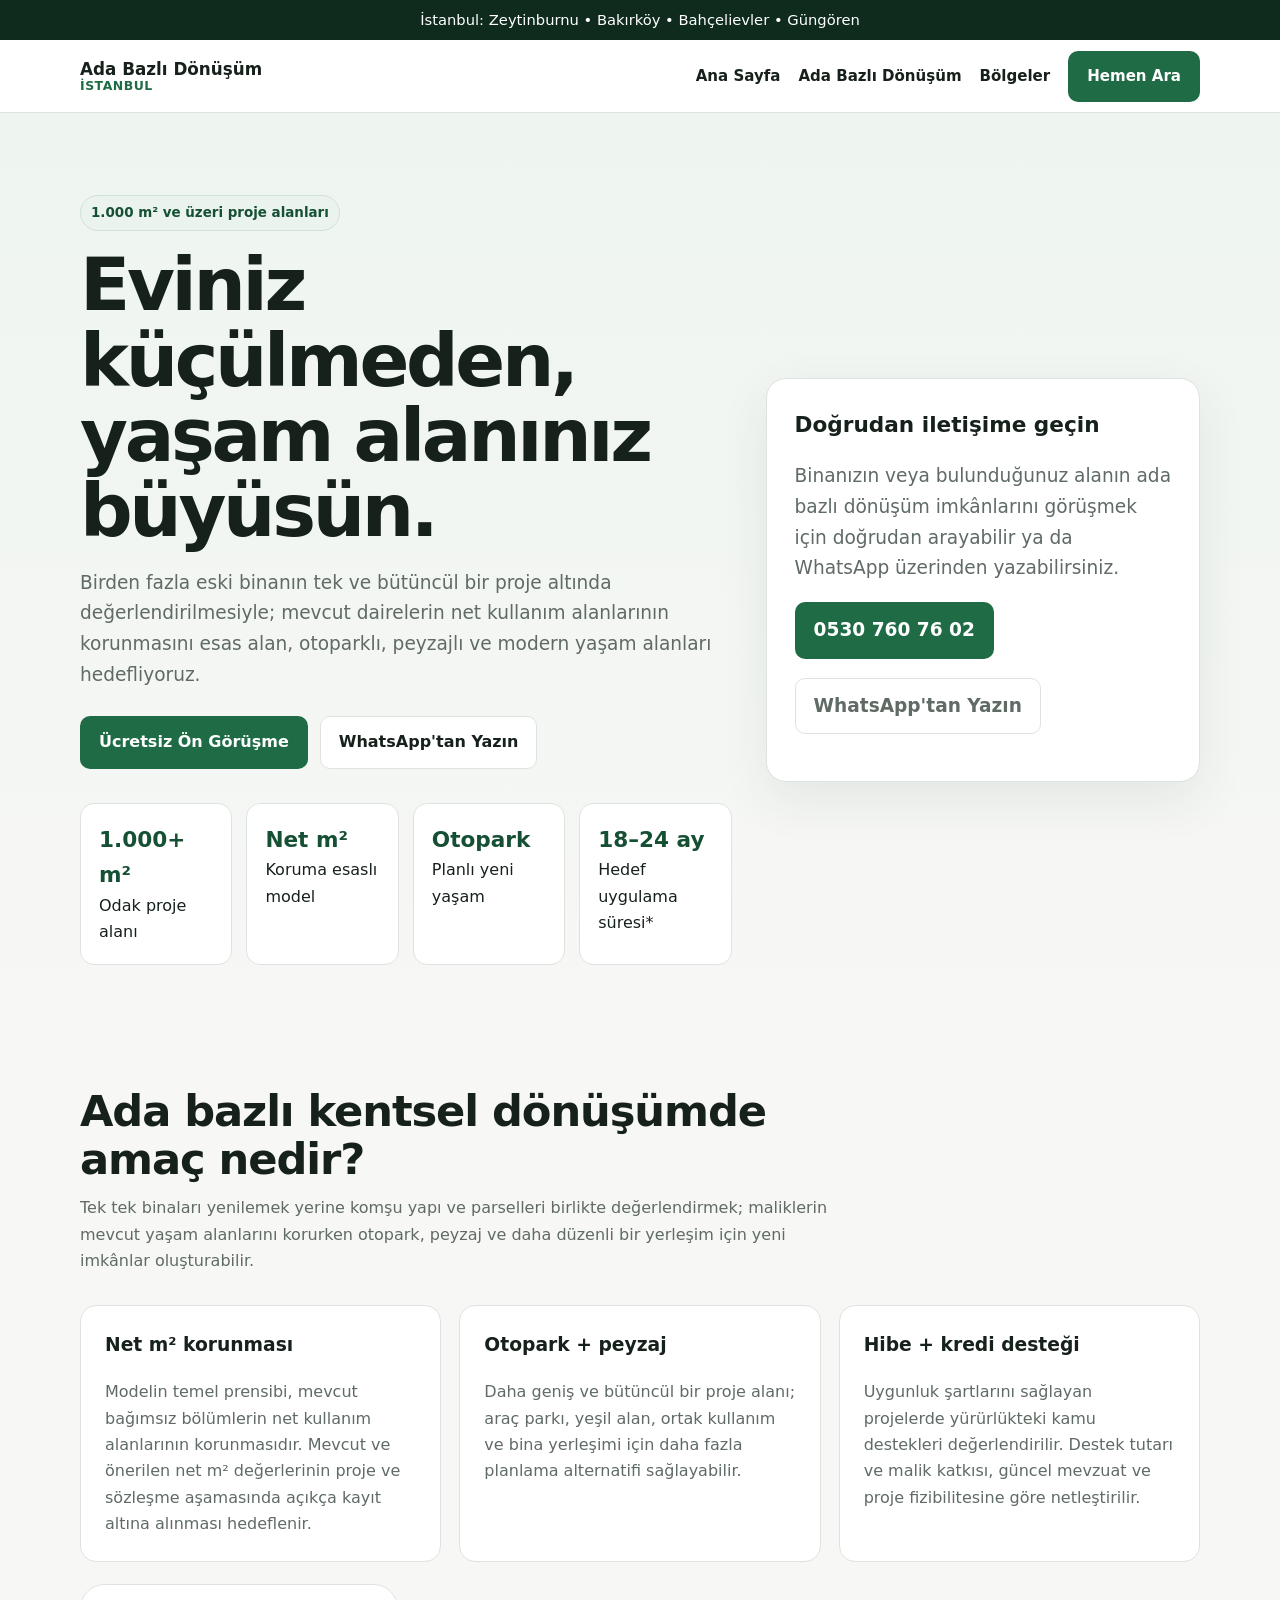
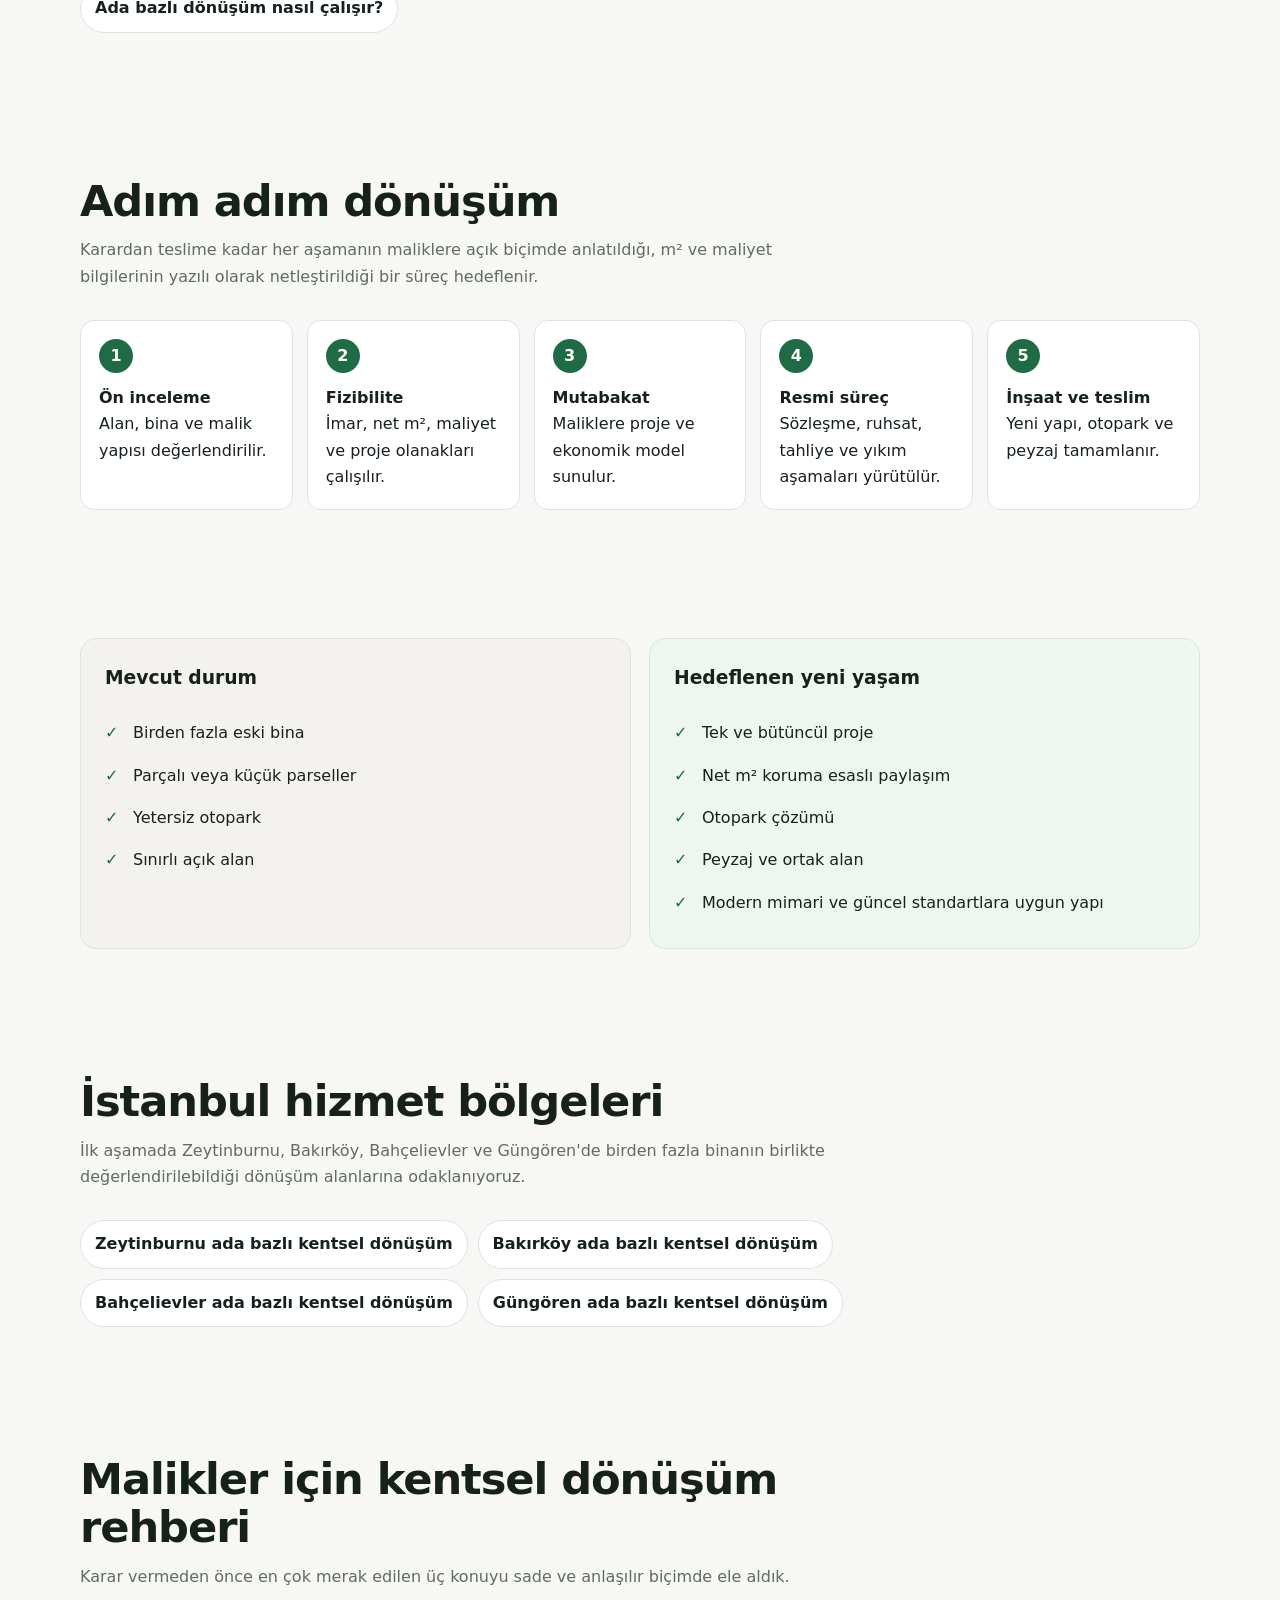
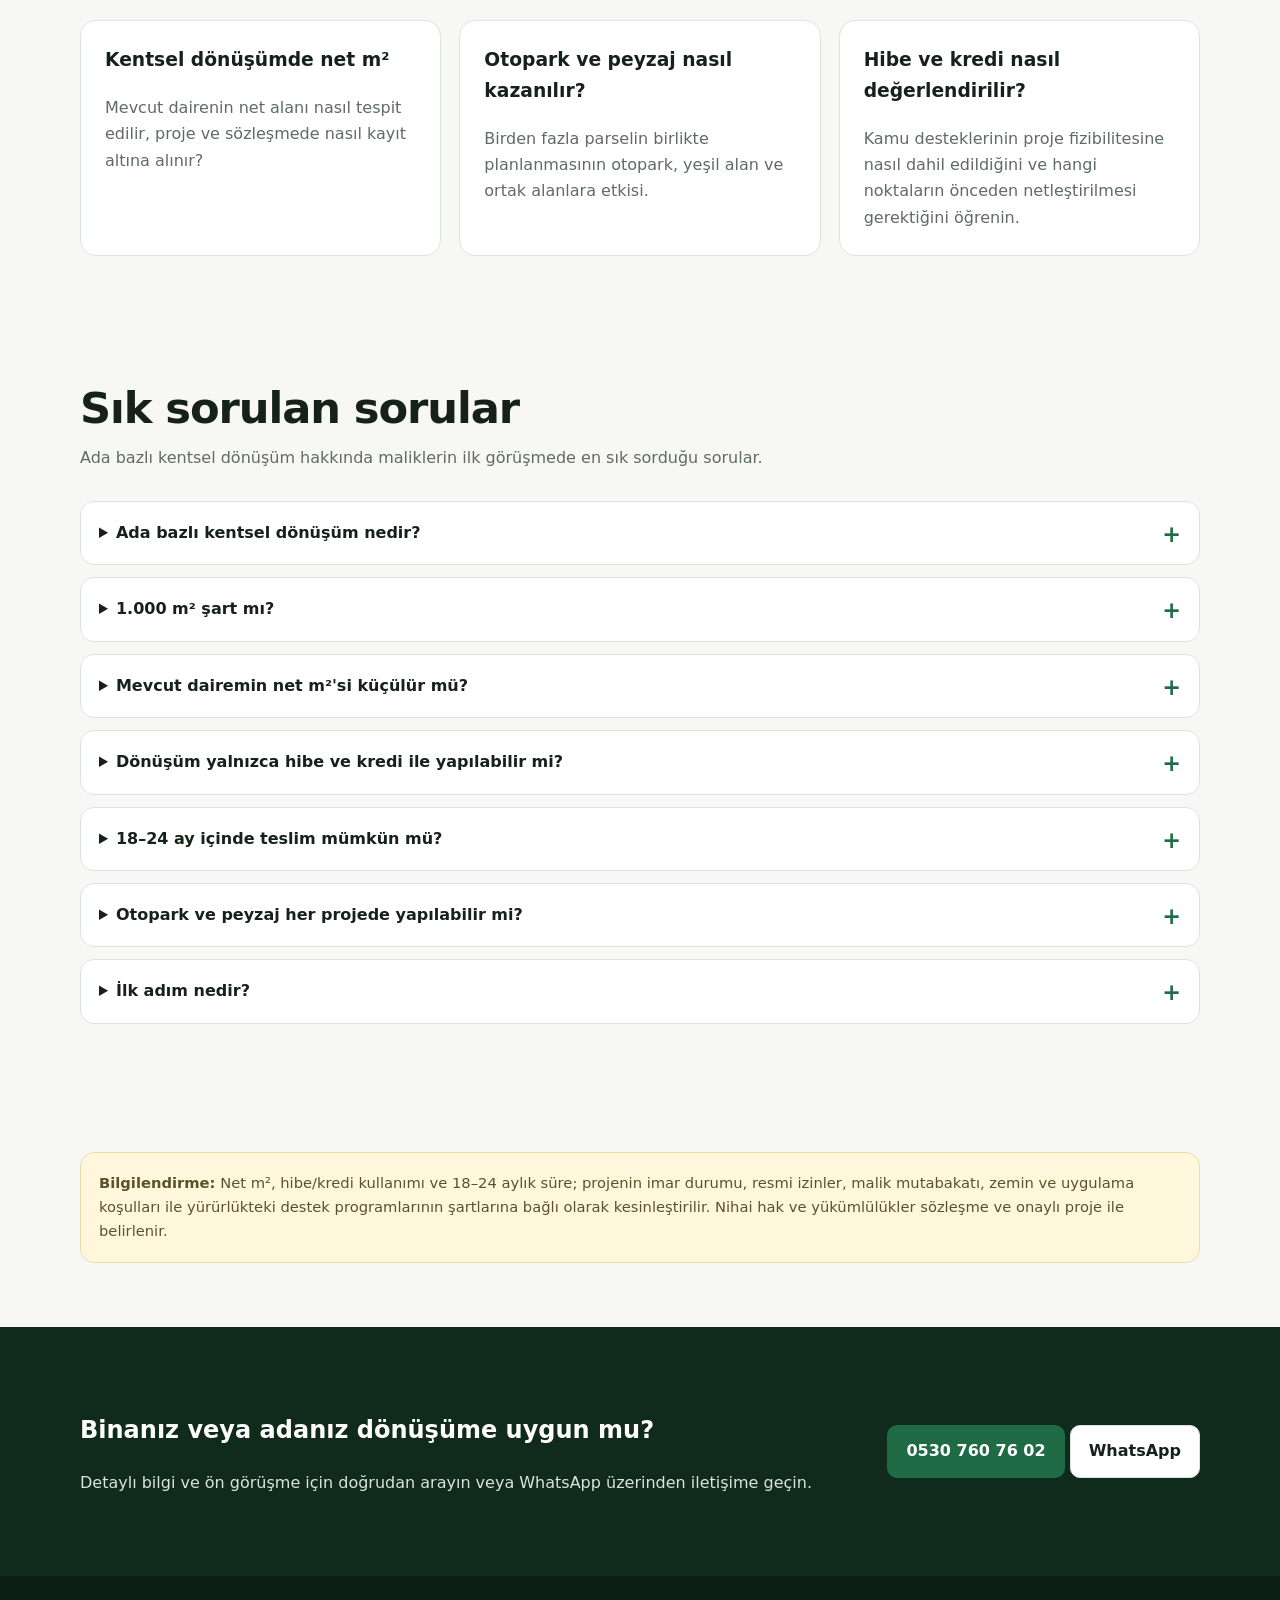
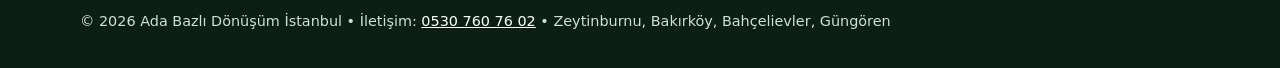
<file: index.html>
<!doctype html>
<html lang="tr">
<head>
  <!-- Google tag (gtag.js) -->
  <script async src="https://www.googletagmanager.com/gtag/js?id=G-7XN7LRRGBN"></script>
  <script>
    window.dataLayer = window.dataLayer || [];
    function gtag(){dataLayer.push(arguments);}
    gtag('js', new Date());
    gtag('config', 'G-7XN7LRRGBN');
  </script>
  <meta charset="utf-8">
  <meta name="viewport" content="width=device-width, initial-scale=1">
  <title>Ada Bazlı Kentsel Dönüşüm İstanbul | Net m² Koruma</title>
  <meta name="description" content="Zeytinburnu, Bakırköy, Bahçelievler ve Güngören&#x27;de 1.000 m²+ alanlarda ada bazlı dönüşüm. Net m² koruma esaslı, otoparklı ve peyzajlı proje yaklaşımı.">
  <meta name="robots" content="index,follow,max-image-preview:large,max-snippet:-1,max-video-preview:-1">
  <link rel="canonical" href="https://adabazlidonusum.com.tr/">
  <meta property="og:locale" content="tr_TR">
  <meta property="og:type" content="website">
  <meta property="og:title" content="Ada Bazlı Kentsel Dönüşüm İstanbul | Net m² Koruma">
  <meta property="og:description" content="Zeytinburnu, Bakırköy, Bahçelievler ve Güngören&#x27;de 1.000 m²+ alanlarda ada bazlı dönüşüm. Net m² koruma esaslı, otoparklı ve peyzajlı proje yaklaşımı.">
  <meta property="og:url" content="https://adabazlidonusum.com.tr/">
  <meta property="og:site_name" content="Ada Bazlı Dönüşüm İstanbul">
  <meta name="twitter:card" content="summary">
  <meta name="theme-color" content="#1f6b46">
  <link rel="stylesheet" href="styles.css">
  <script type="application/ld+json">{"@context":"https://schema.org","@graph":[{"@type":"WebSite","@id":"https://adabazlidonusum.com.tr/#website","url":"https://adabazlidonusum.com.tr/","name":"Ada Bazlı Dönüşüm İstanbul","inLanguage":"tr-TR"},{"@type":"Organization","@id":"https://adabazlidonusum.com.tr/#organization","name":"Ada Bazlı Dönüşüm İstanbul","url":"https://adabazlidonusum.com.tr/","telephone":"+905307607602","contactPoint":{"@type":"ContactPoint","telephone":"+905307607602","contactType":"customer service","availableLanguage":["tr"]},"areaServed":[{"@type":"AdministrativeArea","name":"Zeytinburnu, İstanbul"},{"@type":"AdministrativeArea","name":"Bakırköy, İstanbul"},{"@type":"AdministrativeArea","name":"Bahçelievler, İstanbul"},{"@type":"AdministrativeArea","name":"Güngören, İstanbul"}]},{"@type":"Service","@id":"https://adabazlidonusum.com.tr/#service","name":"Ada Bazlı Kentsel Dönüşüm Ön Değerlendirmesi","provider":{"@id":"https://adabazlidonusum.com.tr/#organization"},"serviceType":"Ada bazlı kentsel dönüşüm ön değerlendirmesi ve proje koordinasyonu","areaServed":["Zeytinburnu, İstanbul","Bakırköy, İstanbul","Bahçelievler, İstanbul","Güngören, İstanbul"],"url":"https://adabazlidonusum.com.tr/"}]}</script>
</head>
<body>
  <div class="topbar">İstanbul: Zeytinburnu • Bakırköy • Bahçelievler • Güngören</div>
  <header>
    <div class="container nav">
      <a class="brand" href="index.html" aria-label="Ada Bazlı Dönüşüm İstanbul ana sayfa">Ada Bazlı Dönüşüm <span>İstanbul</span></a>
      <nav class="navlinks" aria-label="Ana menü">
        <a href="index.html">Ana Sayfa</a>
        <a href="ada-bazli-kentsel-donusum.html">Ada Bazlı Dönüşüm</a>
        <a href="index.html#bolgeler">Bölgeler</a>
        <a class="btn btn-primary" href="tel:+905307607602" aria-label="0530 760 76 02 numarasını ara">Hemen Ara</a>
      </nav>
    </div>
  </header>
  <main>
    <section class="hero">
      <div class="container hero-grid">
        <div>
          <span class="eyebrow">1.000 m² ve üzeri proje alanları</span>
          <h1>Eviniz küçülmeden, yaşam alanınız büyüsün.</h1>
          <p>Birden fazla eski binanın tek ve bütüncül bir proje altında değerlendirilmesiyle; mevcut dairelerin net kullanım alanlarının korunmasını esas alan, otoparklı, peyzajlı ve modern yaşam alanları hedefliyoruz.</p>
          <div class="hero-actions">
            <a class="btn btn-primary" href="tel:+905307607602">Ücretsiz Ön Görüşme</a>
            <a class="btn btn-secondary" href="https://wa.me/905307607602?text=Merhaba%2C%20ada%20bazl%C4%B1%20kentsel%20d%C3%B6n%C3%BC%C5%9F%C3%BCm%20hakk%C4%B1nda%20bilgi%20almak%20istiyorum." rel="noopener noreferrer">WhatsApp'tan Yazın</a>
          </div>
          <div class="stats">
            <div class="stat"><strong>1.000+ m²</strong><span>Odak proje alanı</span></div>
            <div class="stat"><strong>Net m²</strong><span>Koruma esaslı model</span></div>
            <div class="stat"><strong>Otopark</strong><span>Planlı yeni yaşam</span></div>
            <div class="stat"><strong>18–24 ay</strong><span>Hedef uygulama süresi*</span></div>
          </div>
        </div>
        <aside class="hero-card">
          <h2>Doğrudan iletişime geçin</h2>
          <p>Binanızın veya bulunduğunuz alanın ada bazlı dönüşüm imkânlarını görüşmek için doğrudan arayabilir ya da WhatsApp üzerinden yazabilirsiniz.</p>
          <p><a class="btn btn-primary" href="tel:+905307607602">0530 760 76 02</a></p>
          <p><a class="btn btn-secondary" href="https://wa.me/905307607602?text=Merhaba%2C%20ada%20bazl%C4%B1%20kentsel%20d%C3%B6n%C3%BC%C5%9F%C3%BCm%20hakk%C4%B1nda%20bilgi%20almak%20istiyorum." rel="noopener noreferrer">WhatsApp'tan Yazın</a></p>
        </aside>
      </div>
    </section>

    <section id="model">
      <div class="container">
        <div class="section-head">
          <h2>Ada bazlı kentsel dönüşümde amaç nedir?</h2>
          <p>Tek tek binaları yenilemek yerine komşu yapı ve parselleri birlikte değerlendirmek; maliklerin mevcut yaşam alanlarını korurken otopark, peyzaj ve daha düzenli bir yerleşim için yeni imkânlar oluşturabilir.</p>
        </div>
        <div class="grid-3">
          <article class="card"><h3>Net m² korunması</h3><p>Modelin temel prensibi, mevcut bağımsız bölümlerin net kullanım alanlarının korunmasıdır. Mevcut ve önerilen net m² değerlerinin proje ve sözleşme aşamasında açıkça kayıt altına alınması hedeflenir.</p></article>
          <article class="card"><h3>Otopark + peyzaj</h3><p>Daha geniş ve bütüncül bir proje alanı; araç parkı, yeşil alan, ortak kullanım ve bina yerleşimi için daha fazla planlama alternatifi sağlayabilir.</p></article>
          <article class="card"><h3>Hibe + kredi desteği</h3><p>Uygunluk şartlarını sağlayan projelerde yürürlükteki kamu destekleri değerlendirilir. Destek tutarı ve malik katkısı, güncel mevzuat ve proje fizibilitesine göre netleştirilir.</p></article>
        </div>
        <p class="inline-links"><a class="pill" href="ada-bazli-kentsel-donusum.html">Ada bazlı dönüşüm nasıl çalışır?</a></p>
      </div>
    </section>

    <section id="surec">
      <div class="container">
        <div class="section-head"><h2>Adım adım dönüşüm</h2><p>Karardan teslime kadar her aşamanın maliklere açık biçimde anlatıldığı, m² ve maliyet bilgilerinin yazılı olarak netleştirildiği bir süreç hedeflenir.</p></div>
        <div class="process">
          <div class="step"><strong>Ön inceleme</strong><br>Alan, bina ve malik yapısı değerlendirilir.</div>
          <div class="step"><strong>Fizibilite</strong><br>İmar, net m², maliyet ve proje olanakları çalışılır.</div>
          <div class="step"><strong>Mutabakat</strong><br>Maliklere proje ve ekonomik model sunulur.</div>
          <div class="step"><strong>Resmi süreç</strong><br>Sözleşme, ruhsat, tahliye ve yıkım aşamaları yürütülür.</div>
          <div class="step"><strong>İnşaat ve teslim</strong><br>Yeni yapı, otopark ve peyzaj tamamlanır.</div>
        </div>
      </div>
    </section>

    <section>
      <div class="container compare">
        <article class="card"><h3>Mevcut durum</h3><ul class="checks"><li>Birden fazla eski bina</li><li>Parçalı veya küçük parseller</li><li>Yetersiz otopark</li><li>Sınırlı açık alan</li></ul></article>
        <article class="card"><h3>Hedeflenen yeni yaşam</h3><ul class="checks"><li>Tek ve bütüncül proje</li><li>Net m² koruma esaslı paylaşım</li><li>Otopark çözümü</li><li>Peyzaj ve ortak alan</li><li>Modern mimari ve güncel standartlara uygun yapı</li></ul></article>
      </div>
    </section>

    <section id="bolgeler">
      <div class="container">
        <div class="section-head"><h2>İstanbul hizmet bölgeleri</h2><p>İlk aşamada Zeytinburnu, Bakırköy, Bahçelievler ve Güngören'de birden fazla binanın birlikte değerlendirilebildiği dönüşüm alanlarına odaklanıyoruz.</p></div>
        <div class="locations">
          <a class="pill" href="zeytinburnu-kentsel-donusum.html">Zeytinburnu ada bazlı kentsel dönüşüm</a>
          <a class="pill" href="bakirkoy-kentsel-donusum.html">Bakırköy ada bazlı kentsel dönüşüm</a>
          <a class="pill" href="bahcelievler-kentsel-donusum.html">Bahçelievler ada bazlı kentsel dönüşüm</a>
          <a class="pill" href="gungoren-kentsel-donusum.html">Güngören ada bazlı kentsel dönüşüm</a>
        </div>
      </div>
    </section>

    <section id="rehber">
      <div class="container">
        <div class="section-head"><h2>Malikler için kentsel dönüşüm rehberi</h2><p>Karar vermeden önce en çok merak edilen üç konuyu sade ve anlaşılır biçimde ele aldık.</p></div>
        <div class="grid-3">
          <a class="card card-link" href="kentsel-donusumda-net-m2.html"><h3>Kentsel dönüşümde net m²</h3><p>Mevcut dairenin net alanı nasıl tespit edilir, proje ve sözleşmede nasıl kayıt altına alınır?</p></a>
          <a class="card card-link" href="ada-bazli-donusumda-otopark-peyzaj.html"><h3>Otopark ve peyzaj nasıl kazanılır?</h3><p>Birden fazla parselin birlikte planlanmasının otopark, yeşil alan ve ortak alanlara etkisi.</p></a>
          <a class="card card-link" href="kentsel-donusum-hibe-kredi.html"><h3>Hibe ve kredi nasıl değerlendirilir?</h3><p>Kamu desteklerinin proje fizibilitesine nasıl dahil edildiğini ve hangi noktaların önceden netleştirilmesi gerektiğini öğrenin.</p></a>
        </div>
      </div>
    </section>

    <section id="sss">
      <div class="container">
        <div class="section-head"><h2>Sık sorulan sorular</h2><p>Ada bazlı kentsel dönüşüm hakkında maliklerin ilk görüşmede en sık sorduğu sorular.</p></div>
        <div class="faq">
          <details><summary>Ada bazlı kentsel dönüşüm nedir?</summary><p>Birden fazla bina ve parselin tek bir proje yaklaşımı içinde değerlendirilmesidir. Amaç yalnızca binaları yenilemek değil; daha düzenli bina yerleşimi, otopark, peyzaj ve ortak alan imkânlarını birlikte planlamaktır.</p></details>
          <details><summary>1.000 m² şart mı?</summary><p>Çalışma modelimiz öncelikle toplam proje alanı yaklaşık 1.000 m² ve üzeri olan, birden fazla binanın birlikte değerlendirilebildiği alanlara odaklanır. Projenin uygulanabilirliği imar, mülkiyet ve fizibilite koşullarıyla belirlenir.</p></details>
          <details><summary>Mevcut dairemin net m²'si küçülür mü?</summary><p>Modelin temel prensibi mevcut bağımsız bölümün net kullanım alanını korumaktır. Mevcut ölçülerin ve yeni projedeki net m²'nin bağımsız bölüm bazında açıkça gösterilmesi ve sözleşme ekinde kayıt altına alınması hedeflenir.</p></details>
          <details><summary>Dönüşüm yalnızca hibe ve kredi ile yapılabilir mi?</summary><p>Uygun projelerde yürürlükteki hibe ve kredi desteklerinden yararlanılması hedeflenir. Desteklerin yeterliliği, proje maliyeti ve olası malik katkısı fizibilite aşamasında hesaplanır; kesin tutarlar güncel destek koşullarına bağlıdır.</p></details>
          <details><summary>18–24 ay içinde teslim mümkün mü?</summary><p>Resmi izinler, ruhsat, tahliye ve uygulama süreci planlandığı şekilde ilerlediğinde yaklaşık 18–24 aylık inşaat ve teslim hedefi oluşturulabilir. Kesin süre proje programı ve sözleşmeyle belirlenir.</p></details>
          <details><summary>Otopark ve peyzaj her projede yapılabilir mi?</summary><p>Daha büyük ve bütüncül proje alanı otopark ve peyzaj için önemli planlama avantajı sağlayabilir. Nihai çözüm; imar koşulları, çekme mesafeleri, zemin, giriş-çıkış ve mimari projeye bağlıdır.</p></details>
          <details><summary>İlk adım nedir?</summary><p>Zeytinburnu, Bakırköy, Bahçelievler veya Güngören'de komşu binalarla birlikte dönüşüm düşünüyorsanız doğrudan telefon veya WhatsApp üzerinden iletişime geçebilirsiniz.</p></details>
        </div>
      </div>
    </section>

    <section>
      <div class="container notice"><strong>Bilgilendirme:</strong> Net m², hibe/kredi kullanımı ve 18–24 aylık süre; projenin imar durumu, resmi izinler, malik mutabakatı, zemin ve uygulama koşulları ile yürürlükteki destek programlarının şartlarına bağlı olarak kesinleştirilir. Nihai hak ve yükümlülükler sözleşme ve onaylı proje ile belirlenir.</div>
    </section>

    <section class="contact" id="iletisim">
      <div class="container contact-grid">
        <div><h2>Binanız veya adanız dönüşüme uygun mu?</h2><p>Detaylı bilgi ve ön görüşme için doğrudan arayın veya WhatsApp üzerinden iletişime geçin.</p></div>
        <div><a class="btn btn-primary" href="tel:+905307607602">0530 760 76 02</a> <a class="btn btn-secondary" href="https://wa.me/905307607602?text=Merhaba%2C%20ada%20bazl%C4%B1%20kentsel%20d%C3%B6n%C3%BC%C5%9F%C3%BCm%20hakk%C4%B1nda%20bilgi%20almak%20istiyorum." rel="noopener noreferrer">WhatsApp</a></div>
      </div>
    </section>
  </main>
  <footer><div class="container">© 2026 Ada Bazlı Dönüşüm İstanbul • İletişim: <a href="tel:+905307607602">0530 760 76 02</a> • Zeytinburnu, Bakırköy, Bahçelievler, Güngören</div></footer>
  <script src="script.js"></script>
</body>
</html>
</file>
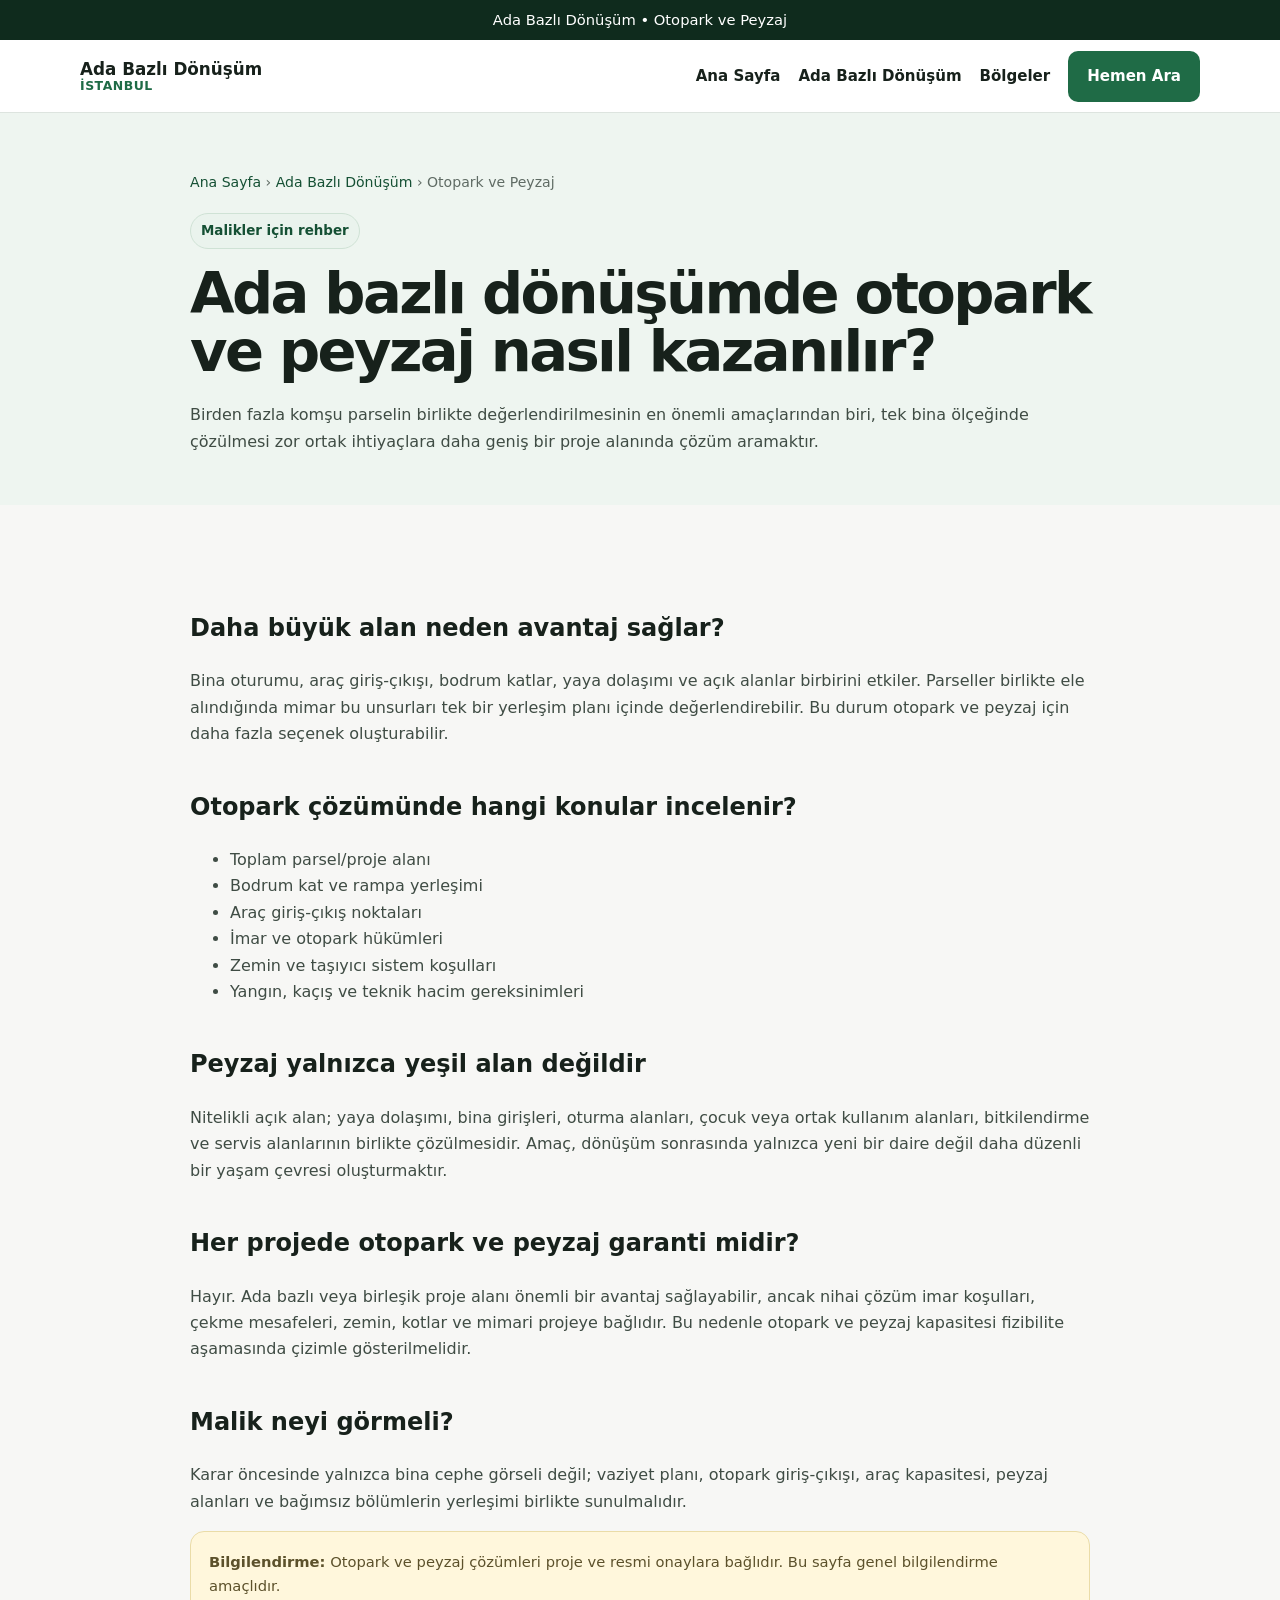
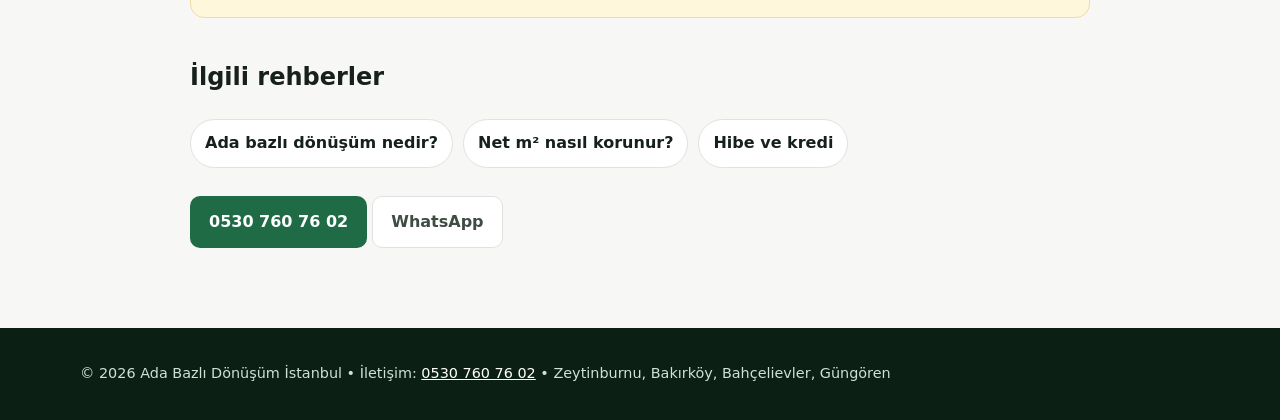
<file: ada-bazli-donusumda-otopark-peyzaj.html>
<!doctype html><html lang="tr"><head>
  <!-- Google tag (gtag.js) -->
  <script async src="https://www.googletagmanager.com/gtag/js?id=G-7XN7LRRGBN"></script>
  <script>
    window.dataLayer = window.dataLayer || [];
    function gtag(){dataLayer.push(arguments);}
    gtag('js', new Date());
    gtag('config', 'G-7XN7LRRGBN');
  </script>
  <meta charset="utf-8">
  <meta name="viewport" content="width=device-width, initial-scale=1">
  <title>Ada Bazlı Dönüşümde Otopark ve Peyzaj | Malik Rehberi</title>
  <meta name="description" content="Ada bazlı kentsel dönüşümde daha büyük proje alanı otopark, peyzaj ve ortak alan planlamasını nasıl etkiler? Malikler için sade açıklama.">
  <meta name="robots" content="index,follow,max-image-preview:large,max-snippet:-1,max-video-preview:-1">
  <link rel="canonical" href="https://adabazlidonusum.com.tr/ada-bazli-donusumda-otopark-peyzaj.html">
  <meta property="og:locale" content="tr_TR">
  <meta property="og:type" content="article">
  <meta property="og:title" content="Ada Bazlı Dönüşümde Otopark ve Peyzaj | Malik Rehberi">
  <meta property="og:description" content="Ada bazlı kentsel dönüşümde daha büyük proje alanı otopark, peyzaj ve ortak alan planlamasını nasıl etkiler? Malikler için sade açıklama.">
  <meta property="og:url" content="https://adabazlidonusum.com.tr/ada-bazli-donusumda-otopark-peyzaj.html">
  <meta property="og:site_name" content="Ada Bazlı Dönüşüm İstanbul">
  <meta name="twitter:card" content="summary">
  <meta name="theme-color" content="#1f6b46">
  <link rel="stylesheet" href="styles.css">
  <script type="application/ld+json">{"@context":"https://schema.org","@type":"Article","headline":"Ada Bazlı Dönüşümde Otopark ve Peyzaj | Malik Rehberi","description":"Ada bazlı kentsel dönüşümde daha büyük proje alanı otopark, peyzaj ve ortak alan planlamasını nasıl etkiler? Malikler için sade açıklama.","inLanguage":"tr-TR","mainEntityOfPage":"https://adabazlidonusum.com.tr/ada-bazli-donusumda-otopark-peyzaj.html","publisher":{"@type":"Organization","name":"Ada Bazlı Dönüşüm İstanbul","url":"https://adabazlidonusum.com.tr/"}}</script>
</head><body>
<div class="topbar">Ada Bazlı Dönüşüm • Otopark ve Peyzaj</div>
  <header>
    <div class="container nav">
      <a class="brand" href="index.html" aria-label="Ada Bazlı Dönüşüm İstanbul ana sayfa">Ada Bazlı Dönüşüm <span>İstanbul</span></a>
      <nav class="navlinks" aria-label="Ana menü">
        <a href="index.html">Ana Sayfa</a>
        <a href="ada-bazli-kentsel-donusum.html">Ada Bazlı Dönüşüm</a>
        <a href="index.html#bolgeler">Bölgeler</a>
        <a class="btn btn-primary" href="tel:+905307607602" aria-label="0530 760 76 02 numarasını ara">Hemen Ara</a>
      </nav>
    </div>
  </header>
<main>
<section class="page-hero"><div class="container content"><div class="breadcrumbs"><a href="index.html">Ana Sayfa</a> › <a href="ada-bazli-kentsel-donusum.html">Ada Bazlı Dönüşüm</a> › Otopark ve Peyzaj</div><span class="eyebrow">Malikler için rehber</span><h1>Ada bazlı dönüşümde otopark ve peyzaj nasıl kazanılır?</h1><p>Birden fazla komşu parselin birlikte değerlendirilmesinin en önemli amaçlarından biri, tek bina ölçeğinde çözülmesi zor ortak ihtiyaçlara daha geniş bir proje alanında çözüm aramaktır.</p></div></section>
<section><div class="container content">
<h2>Daha büyük alan neden avantaj sağlar?</h2>
<p>Bina oturumu, araç giriş-çıkışı, bodrum katlar, yaya dolaşımı ve açık alanlar birbirini etkiler. Parseller birlikte ele alındığında mimar bu unsurları tek bir yerleşim planı içinde değerlendirebilir. Bu durum otopark ve peyzaj için daha fazla seçenek oluşturabilir.</p>
<h2>Otopark çözümünde hangi konular incelenir?</h2>
<ul><li>Toplam parsel/proje alanı</li><li>Bodrum kat ve rampa yerleşimi</li><li>Araç giriş-çıkış noktaları</li><li>İmar ve otopark hükümleri</li><li>Zemin ve taşıyıcı sistem koşulları</li><li>Yangın, kaçış ve teknik hacim gereksinimleri</li></ul>
<h2>Peyzaj yalnızca yeşil alan değildir</h2>
<p>Nitelikli açık alan; yaya dolaşımı, bina girişleri, oturma alanları, çocuk veya ortak kullanım alanları, bitkilendirme ve servis alanlarının birlikte çözülmesidir. Amaç, dönüşüm sonrasında yalnızca yeni bir daire değil daha düzenli bir yaşam çevresi oluşturmaktır.</p>
<h2>Her projede otopark ve peyzaj garanti midir?</h2>
<p>Hayır. Ada bazlı veya birleşik proje alanı önemli bir avantaj sağlayabilir, ancak nihai çözüm imar koşulları, çekme mesafeleri, zemin, kotlar ve mimari projeye bağlıdır. Bu nedenle otopark ve peyzaj kapasitesi fizibilite aşamasında çizimle gösterilmelidir.</p>
<h2>Malik neyi görmeli?</h2>
<p>Karar öncesinde yalnızca bina cephe görseli değil; vaziyet planı, otopark giriş-çıkışı, araç kapasitesi, peyzaj alanları ve bağımsız bölümlerin yerleşimi birlikte sunulmalıdır.</p>
<div class="notice"><strong>Bilgilendirme:</strong> Otopark ve peyzaj çözümleri proje ve resmi onaylara bağlıdır. Bu sayfa genel bilgilendirme amaçlıdır.</div>
<h2>İlgili rehberler</h2><div class="inline-links"><a class="pill" href="ada-bazli-kentsel-donusum.html">Ada bazlı dönüşüm nedir?</a><a class="pill" href="kentsel-donusumda-net-m2.html">Net m² nasıl korunur?</a><a class="pill" href="kentsel-donusum-hibe-kredi.html">Hibe ve kredi</a></div>
<p style="margin-top:28px"><a class="btn btn-primary" href="tel:+905307607602">0530 760 76 02</a> <a class="btn btn-secondary" href="https://wa.me/905307607602?text=Merhaba%2C%20ada%20bazl%C4%B1%20kentsel%20d%C3%B6n%C3%BC%C5%9F%C3%BCm%20hakk%C4%B1nda%20bilgi%20almak%20istiyorum." rel="noopener noreferrer">WhatsApp</a></p>
</div></section></main><footer><div class="container">© 2026 Ada Bazlı Dönüşüm İstanbul • İletişim: <a href="tel:+905307607602">0530 760 76 02</a> • Zeytinburnu, Bakırköy, Bahçelievler, Güngören</div></footer>  <script src="script.js"></script>
</body></html>
</file>
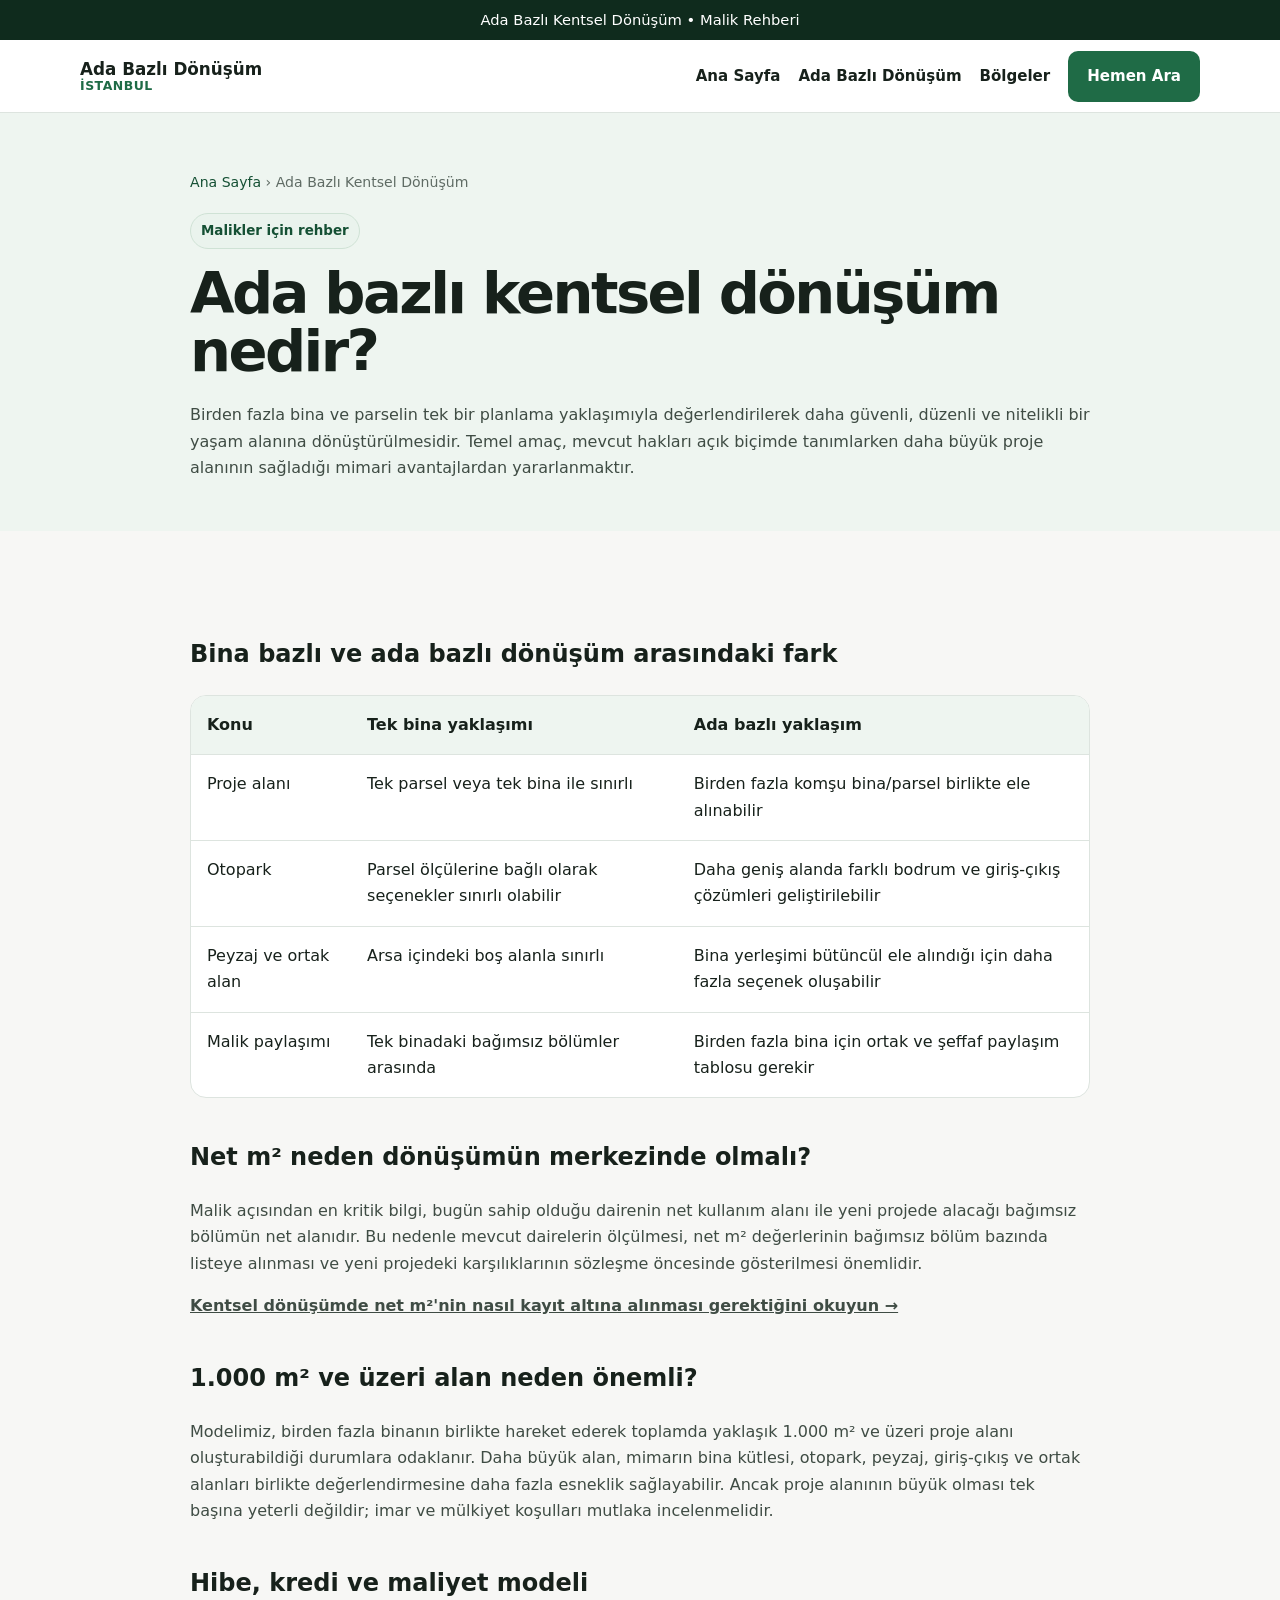
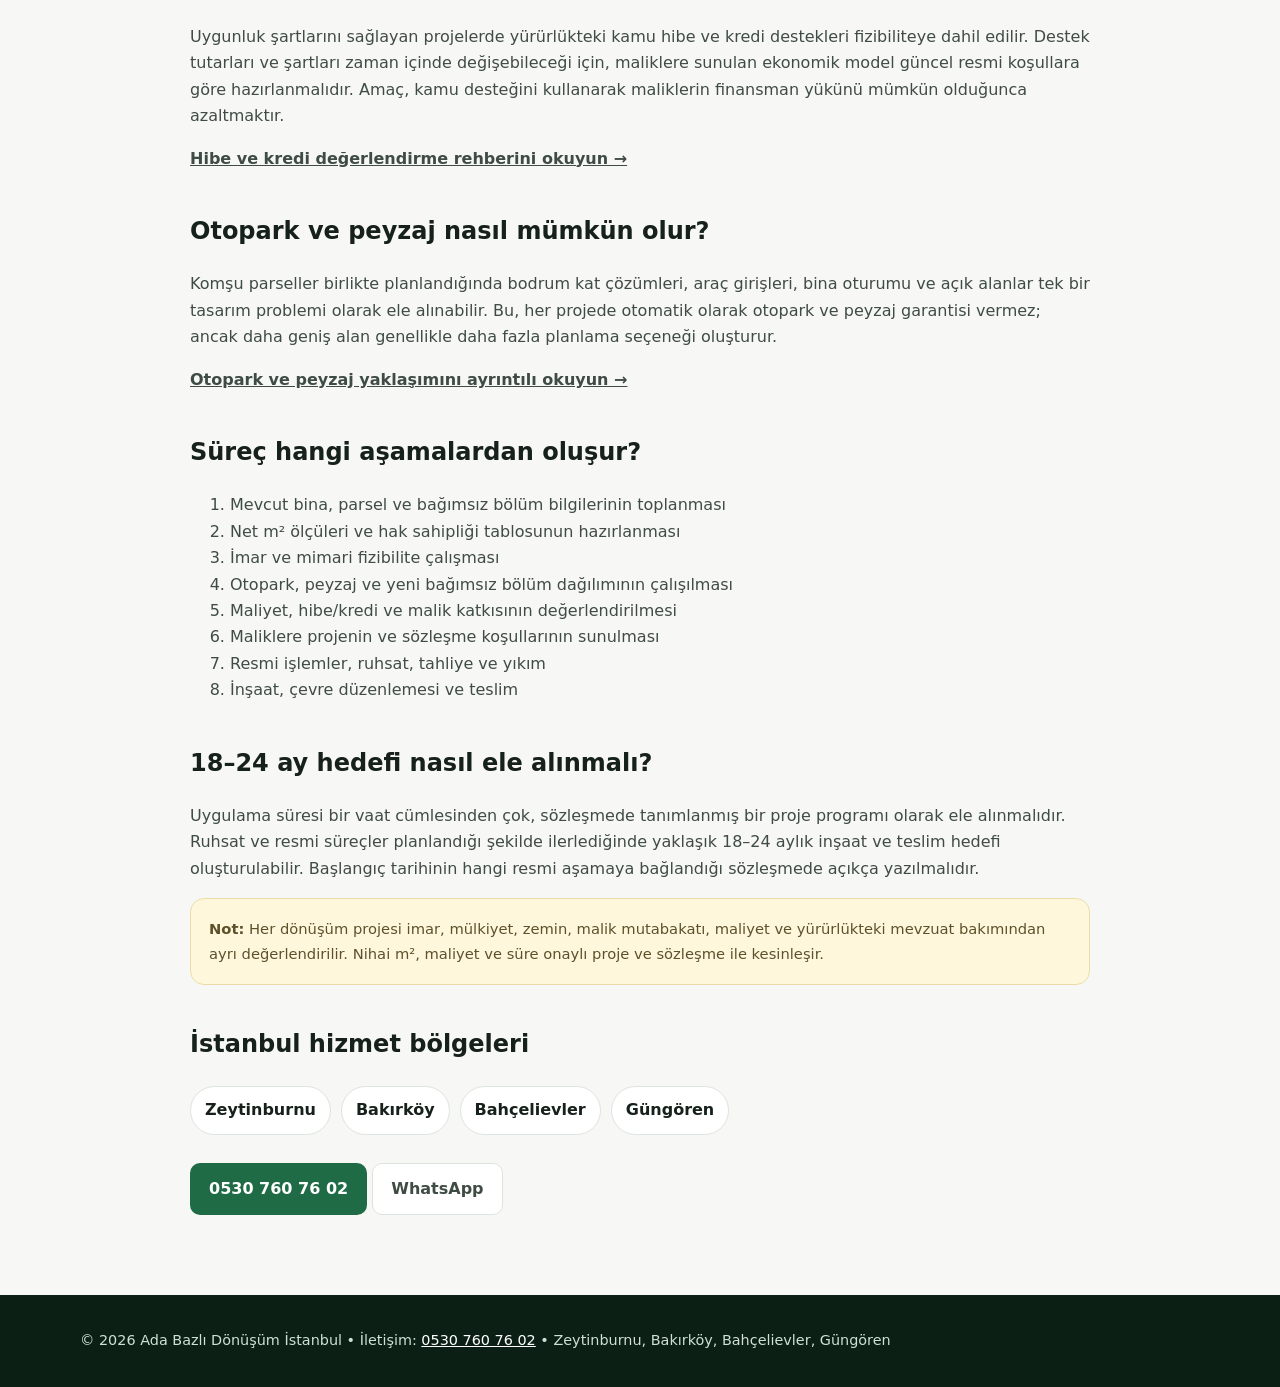
<file: ada-bazli-kentsel-donusum.html>
<!doctype html>
<html lang="tr">
<head>
  <!-- Google tag (gtag.js) -->
  <script async src="https://www.googletagmanager.com/gtag/js?id=G-7XN7LRRGBN"></script>
  <script>
    window.dataLayer = window.dataLayer || [];
    function gtag(){dataLayer.push(arguments);}
    gtag('js', new Date());
    gtag('config', 'G-7XN7LRRGBN');
  </script>
  <meta charset="utf-8">
  <meta name="viewport" content="width=device-width, initial-scale=1">
  <title>Ada Bazlı Kentsel Dönüşüm Nedir? | Malik Rehberi</title>
  <meta name="description" content="Ada bazlı kentsel dönüşüm nasıl çalışır? Net m² korunması, parsellerin birlikte değerlendirilmesi, otopark, peyzaj, hibe-kredi ve 18–24 ay hedefi.">
  <meta name="robots" content="index,follow,max-image-preview:large,max-snippet:-1,max-video-preview:-1">
  <link rel="canonical" href="https://adabazlidonusum.com.tr/ada-bazli-kentsel-donusum.html">
  <meta property="og:locale" content="tr_TR">
  <meta property="og:type" content="website">
  <meta property="og:title" content="Ada Bazlı Kentsel Dönüşüm Nedir? | Malik Rehberi">
  <meta property="og:description" content="Ada bazlı kentsel dönüşüm nasıl çalışır? Net m² korunması, parsellerin birlikte değerlendirilmesi, otopark, peyzaj, hibe-kredi ve 18–24 ay hedefi.">
  <meta property="og:url" content="https://adabazlidonusum.com.tr/ada-bazli-kentsel-donusum.html">
  <meta property="og:site_name" content="Ada Bazlı Dönüşüm İstanbul">
  <meta name="twitter:card" content="summary">
  <meta name="theme-color" content="#1f6b46">
  <link rel="stylesheet" href="styles.css">
  <script type="application/ld+json">{"@context":"https://schema.org","@type":"WebPage","name":"Ada Bazlı Kentsel Dönüşüm Nedir?","url":"https://adabazlidonusum.com.tr/ada-bazli-kentsel-donusum.html","inLanguage":"tr-TR","isPartOf":{"@id":"https://adabazlidonusum.com.tr/#website"}}</script>
</head>
<body>
  <div class="topbar">Ada Bazlı Kentsel Dönüşüm • Malik Rehberi</div>
  <header>
    <div class="container nav">
      <a class="brand" href="index.html" aria-label="Ada Bazlı Dönüşüm İstanbul ana sayfa">Ada Bazlı Dönüşüm <span>İstanbul</span></a>
      <nav class="navlinks" aria-label="Ana menü">
        <a href="index.html">Ana Sayfa</a>
        <a href="ada-bazli-kentsel-donusum.html">Ada Bazlı Dönüşüm</a>
        <a href="index.html#bolgeler">Bölgeler</a>
        <a class="btn btn-primary" href="tel:+905307607602" aria-label="0530 760 76 02 numarasını ara">Hemen Ara</a>
      </nav>
    </div>
  </header>
  <main>
    <section class="page-hero">
      <div class="container content">
        <div class="breadcrumbs"><a href="index.html">Ana Sayfa</a> › Ada Bazlı Kentsel Dönüşüm</div>
        <span class="eyebrow">Malikler için rehber</span>
        <h1>Ada bazlı kentsel dönüşüm nedir?</h1>
        <p>Birden fazla bina ve parselin tek bir planlama yaklaşımıyla değerlendirilerek daha güvenli, düzenli ve nitelikli bir yaşam alanına dönüştürülmesidir. Temel amaç, mevcut hakları açık biçimde tanımlarken daha büyük proje alanının sağladığı mimari avantajlardan yararlanmaktır.</p>
      </div>
    </section>
    <section>
      <div class="container content">
        <h2>Bina bazlı ve ada bazlı dönüşüm arasındaki fark</h2>
        <div class="table-wrap">
          <table>
            <thead><tr><th>Konu</th><th>Tek bina yaklaşımı</th><th>Ada bazlı yaklaşım</th></tr></thead>
            <tbody>
              <tr><td>Proje alanı</td><td>Tek parsel veya tek bina ile sınırlı</td><td>Birden fazla komşu bina/parsel birlikte ele alınabilir</td></tr>
              <tr><td>Otopark</td><td>Parsel ölçülerine bağlı olarak seçenekler sınırlı olabilir</td><td>Daha geniş alanda farklı bodrum ve giriş-çıkış çözümleri geliştirilebilir</td></tr>
              <tr><td>Peyzaj ve ortak alan</td><td>Arsa içindeki boş alanla sınırlı</td><td>Bina yerleşimi bütüncül ele alındığı için daha fazla seçenek oluşabilir</td></tr>
              <tr><td>Malik paylaşımı</td><td>Tek binadaki bağımsız bölümler arasında</td><td>Birden fazla bina için ortak ve şeffaf paylaşım tablosu gerekir</td></tr>
            </tbody>
          </table>
        </div>

        <h2>Net m² neden dönüşümün merkezinde olmalı?</h2>
        <p>Malik açısından en kritik bilgi, bugün sahip olduğu dairenin net kullanım alanı ile yeni projede alacağı bağımsız bölümün net alanıdır. Bu nedenle mevcut dairelerin ölçülmesi, net m² değerlerinin bağımsız bölüm bazında listeye alınması ve yeni projedeki karşılıklarının sözleşme öncesinde gösterilmesi önemlidir.</p>
        <p><a href="kentsel-donusumda-net-m2.html"><strong>Kentsel dönüşümde net m²'nin nasıl kayıt altına alınması gerektiğini okuyun →</strong></a></p>

        <h2>1.000 m² ve üzeri alan neden önemli?</h2>
        <p>Modelimiz, birden fazla binanın birlikte hareket ederek toplamda yaklaşık 1.000 m² ve üzeri proje alanı oluşturabildiği durumlara odaklanır. Daha büyük alan, mimarın bina kütlesi, otopark, peyzaj, giriş-çıkış ve ortak alanları birlikte değerlendirmesine daha fazla esneklik sağlayabilir. Ancak proje alanının büyük olması tek başına yeterli değildir; imar ve mülkiyet koşulları mutlaka incelenmelidir.</p>

        <h2>Hibe, kredi ve maliyet modeli</h2>
        <p>Uygunluk şartlarını sağlayan projelerde yürürlükteki kamu hibe ve kredi destekleri fizibiliteye dahil edilir. Destek tutarları ve şartları zaman içinde değişebileceği için, maliklere sunulan ekonomik model güncel resmi koşullara göre hazırlanmalıdır. Amaç, kamu desteğini kullanarak maliklerin finansman yükünü mümkün olduğunca azaltmaktır.</p>
        <p><a href="kentsel-donusum-hibe-kredi.html"><strong>Hibe ve kredi değerlendirme rehberini okuyun →</strong></a></p>

        <h2>Otopark ve peyzaj nasıl mümkün olur?</h2>
        <p>Komşu parseller birlikte planlandığında bodrum kat çözümleri, araç girişleri, bina oturumu ve açık alanlar tek bir tasarım problemi olarak ele alınabilir. Bu, her projede otomatik olarak otopark ve peyzaj garantisi vermez; ancak daha geniş alan genellikle daha fazla planlama seçeneği oluşturur.</p>
        <p><a href="ada-bazli-donusumda-otopark-peyzaj.html"><strong>Otopark ve peyzaj yaklaşımını ayrıntılı okuyun →</strong></a></p>

        <h2>Süreç hangi aşamalardan oluşur?</h2>
        <ol>
          <li>Mevcut bina, parsel ve bağımsız bölüm bilgilerinin toplanması</li>
          <li>Net m² ölçüleri ve hak sahipliği tablosunun hazırlanması</li>
          <li>İmar ve mimari fizibilite çalışması</li>
          <li>Otopark, peyzaj ve yeni bağımsız bölüm dağılımının çalışılması</li>
          <li>Maliyet, hibe/kredi ve malik katkısının değerlendirilmesi</li>
          <li>Maliklere projenin ve sözleşme koşullarının sunulması</li>
          <li>Resmi işlemler, ruhsat, tahliye ve yıkım</li>
          <li>İnşaat, çevre düzenlemesi ve teslim</li>
        </ol>

        <h2>18–24 ay hedefi nasıl ele alınmalı?</h2>
        <p>Uygulama süresi bir vaat cümlesinden çok, sözleşmede tanımlanmış bir proje programı olarak ele alınmalıdır. Ruhsat ve resmi süreçler planlandığı şekilde ilerlediğinde yaklaşık 18–24 aylık inşaat ve teslim hedefi oluşturulabilir. Başlangıç tarihinin hangi resmi aşamaya bağlandığı sözleşmede açıkça yazılmalıdır.</p>

        <div class="notice"><strong>Not:</strong> Her dönüşüm projesi imar, mülkiyet, zemin, malik mutabakatı, maliyet ve yürürlükteki mevzuat bakımından ayrı değerlendirilir. Nihai m², maliyet ve süre onaylı proje ve sözleşme ile kesinleşir.</div>

        <h2>İstanbul hizmet bölgeleri</h2>
        <div class="inline-links">
          <a class="pill" href="zeytinburnu-kentsel-donusum.html">Zeytinburnu</a>
          <a class="pill" href="bakirkoy-kentsel-donusum.html">Bakırköy</a>
          <a class="pill" href="bahcelievler-kentsel-donusum.html">Bahçelievler</a>
          <a class="pill" href="gungoren-kentsel-donusum.html">Güngören</a>
        </div>
        <p style="margin-top:28px"><a class="btn btn-primary" href="tel:+905307607602">0530 760 76 02</a> <a class="btn btn-secondary" href="https://wa.me/905307607602?text=Merhaba%2C%20ada%20bazl%C4%B1%20kentsel%20d%C3%B6n%C3%BC%C5%9F%C3%BCm%20hakk%C4%B1nda%20bilgi%20almak%20istiyorum." rel="noopener noreferrer">WhatsApp</a></p>
      </div>
    </section>
  </main>
  <footer><div class="container">© 2026 Ada Bazlı Dönüşüm İstanbul • İletişim: <a href="tel:+905307607602">0530 760 76 02</a> • Zeytinburnu, Bakırköy, Bahçelievler, Güngören</div></footer>
  <script src="script.js"></script>
</body>
</html>
</file>
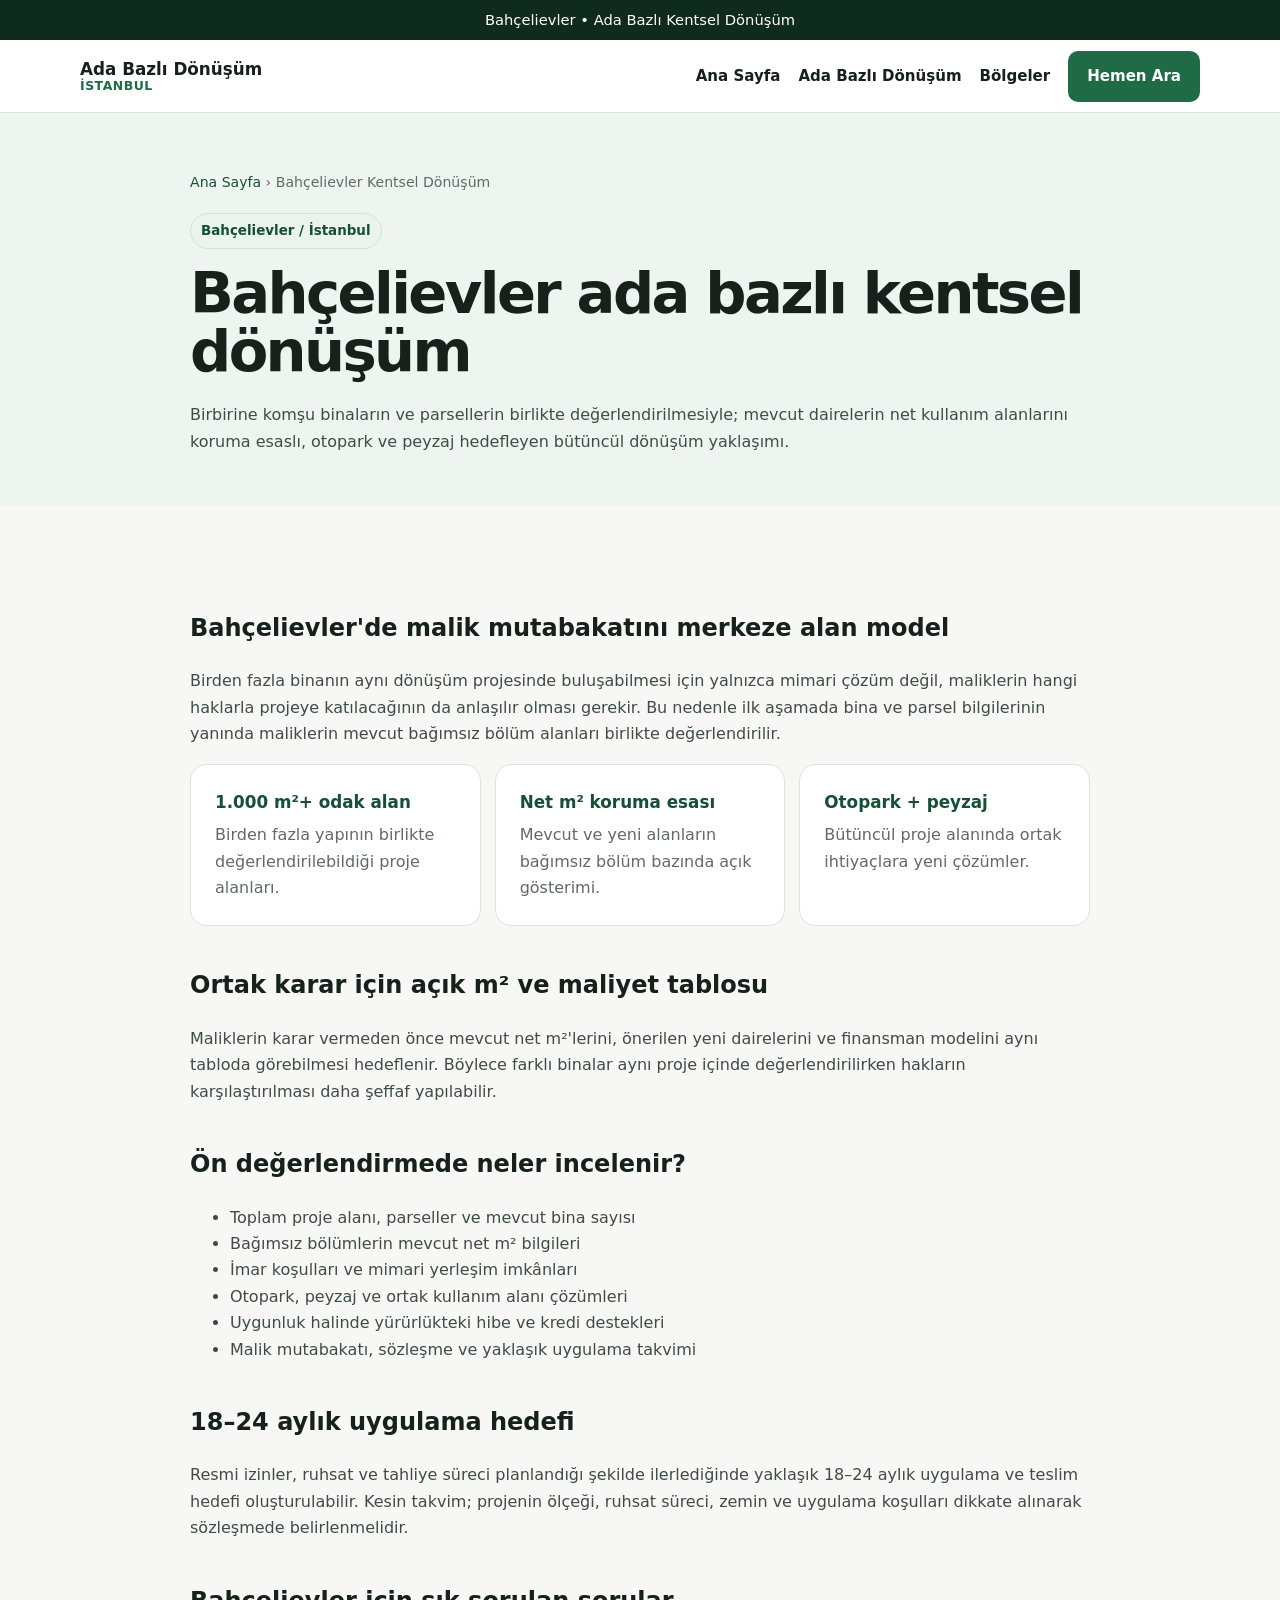
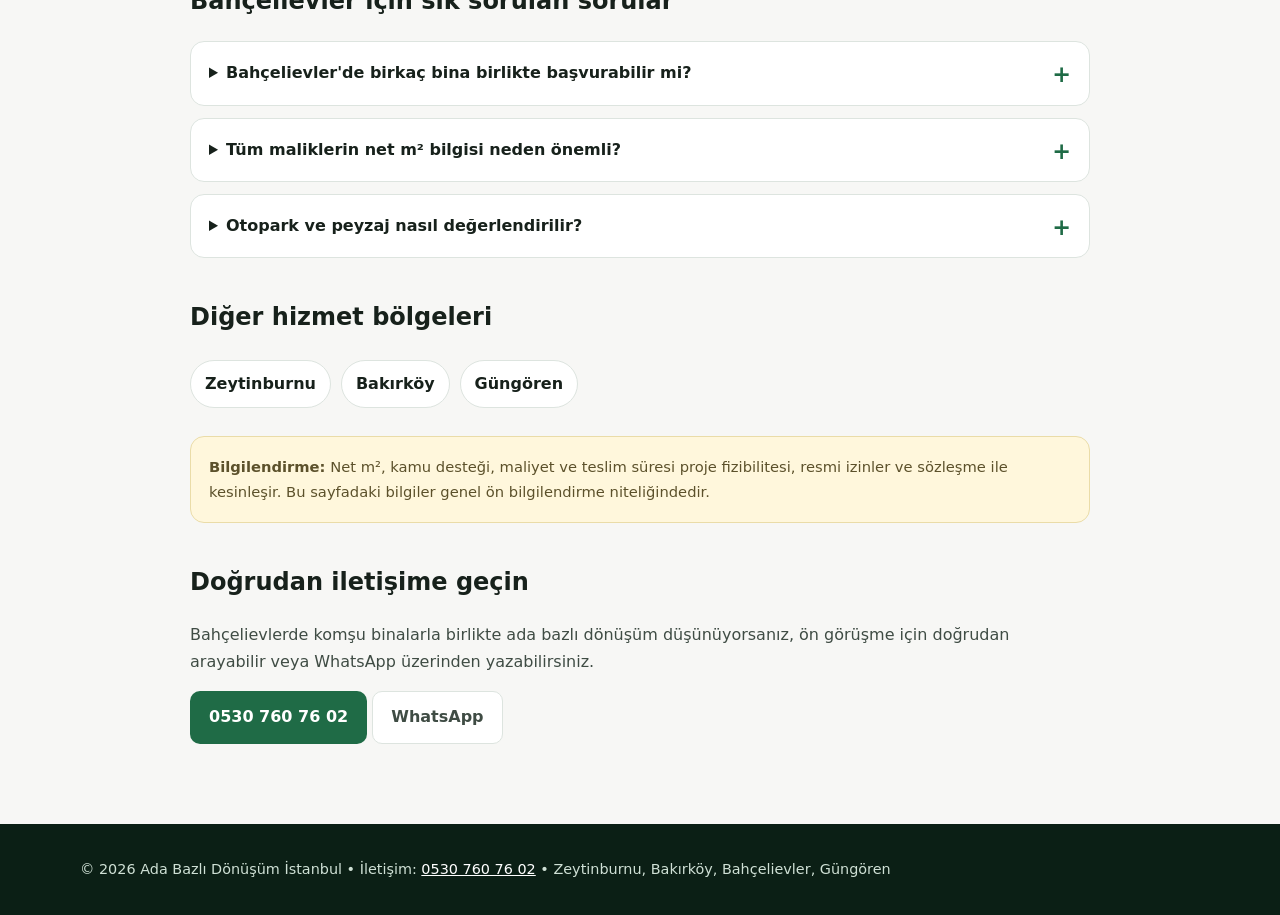
<file: bahcelievler-kentsel-donusum.html>
<!doctype html>
<html lang="tr">
<head>
  <!-- Google tag (gtag.js) -->
  <script async src="https://www.googletagmanager.com/gtag/js?id=G-7XN7LRRGBN"></script>
  <script>
    window.dataLayer = window.dataLayer || [];
    function gtag(){dataLayer.push(arguments);}
    gtag('js', new Date());
    gtag('config', 'G-7XN7LRRGBN');
  </script>
  <meta charset="utf-8">
  <meta name="viewport" content="width=device-width, initial-scale=1">
  <title>Bahçelievler Ada Bazlı Kentsel Dönüşüm | Net m²</title>
  <meta name="description" content="Bahçelievler&#x27;de 1.000 m²+ alanlarda ada bazlı kentsel dönüşüm. Net m² korunması, malik mutabakatı, otopark ve peyzaj odaklı yaklaşım.">
  <meta name="robots" content="index,follow,max-image-preview:large,max-snippet:-1,max-video-preview:-1">
  <link rel="canonical" href="https://adabazlidonusum.com.tr/bahcelievler-kentsel-donusum.html">
  <meta property="og:locale" content="tr_TR">
  <meta property="og:type" content="website">
  <meta property="og:title" content="Bahçelievler Ada Bazlı Kentsel Dönüşüm | Net m²">
  <meta property="og:description" content="Bahçelievler&#x27;de 1.000 m²+ alanlarda ada bazlı kentsel dönüşüm. Net m² korunması, malik mutabakatı, otopark ve peyzaj odaklı yaklaşım.">
  <meta property="og:url" content="https://adabazlidonusum.com.tr/bahcelievler-kentsel-donusum.html">
  <meta property="og:site_name" content="Ada Bazlı Dönüşüm İstanbul">
  <meta name="twitter:card" content="summary">
  <meta name="theme-color" content="#1f6b46">
  <link rel="stylesheet" href="styles.css">
  <script type="application/ld+json">{"@context":"https://schema.org","@graph":[{"@type":"BreadcrumbList","itemListElement":[{"@type":"ListItem","position":1,"name":"Ana Sayfa","item":"https://adabazlidonusum.com.tr/"},{"@type":"ListItem","position":2,"name":"Bahçelievler","item":"https://adabazlidonusum.com.tr/bahcelievler-kentsel-donusum.html"}]},{"@type":"Service","name":"Bahçelievler Ada Bazlı Kentsel Dönüşüm","serviceType":"Ada bazlı kentsel dönüşüm ön değerlendirmesi ve proje koordinasyonu","provider":{"@type":"Organization","name":"Ada Bazlı Dönüşüm İstanbul","url":"https://adabazlidonusum.com.tr/","telephone":"+905307607602"},"areaServed":{"@type":"AdministrativeArea","name":"Bahçelievler, İstanbul"},"url":"https://adabazlidonusum.com.tr/bahcelievler-kentsel-donusum.html"}]}</script>
</head>
<body>
  <div class="topbar">Bahçelievler • Ada Bazlı Kentsel Dönüşüm</div>
  <header>
    <div class="container nav">
      <a class="brand" href="index.html" aria-label="Ada Bazlı Dönüşüm İstanbul ana sayfa">Ada Bazlı Dönüşüm <span>İstanbul</span></a>
      <nav class="navlinks" aria-label="Ana menü">
        <a href="index.html">Ana Sayfa</a>
        <a href="ada-bazli-kentsel-donusum.html">Ada Bazlı Dönüşüm</a>
        <a href="index.html#bolgeler">Bölgeler</a>
        <a class="btn btn-primary" href="tel:+905307607602" aria-label="0530 760 76 02 numarasını ara">Hemen Ara</a>
      </nav>
    </div>
  </header>
  <main>
    <section class="page-hero">
      <div class="container content">
        <div class="breadcrumbs"><a href="index.html">Ana Sayfa</a> › Bahçelievler Kentsel Dönüşüm</div>
        <span class="eyebrow">Bahçelievler / İstanbul</span>
        <h1>Bahçelievler ada bazlı kentsel dönüşüm</h1>
        <p>Birbirine komşu binaların ve parsellerin birlikte değerlendirilmesiyle; mevcut dairelerin net kullanım alanlarını koruma esaslı, otopark ve peyzaj hedefleyen bütüncül dönüşüm yaklaşımı.</p>
      </div>
    </section>
    <section>
      <div class="container content">
        <h2>Bahçelievler'de malik mutabakatını merkeze alan model</h2>
        <p>Birden fazla binanın aynı dönüşüm projesinde buluşabilmesi için yalnızca mimari çözüm değil, maliklerin hangi haklarla projeye katılacağının da anlaşılır olması gerekir. Bu nedenle ilk aşamada bina ve parsel bilgilerinin yanında maliklerin mevcut bağımsız bölüm alanları birlikte değerlendirilir.</p>

        <div class="info-strip">
          <article class="card"><strong>1.000 m²+ odak alan</strong><span class="muted">Birden fazla yapının birlikte değerlendirilebildiği proje alanları.</span></article>
          <article class="card"><strong>Net m² koruma esası</strong><span class="muted">Mevcut ve yeni alanların bağımsız bölüm bazında açık gösterimi.</span></article>
          <article class="card"><strong>Otopark + peyzaj</strong><span class="muted">Bütüncül proje alanında ortak ihtiyaçlara yeni çözümler.</span></article>
        </div>

        <h2>Ortak karar için açık m² ve maliyet tablosu</h2>
        <p>Maliklerin karar vermeden önce mevcut net m²'lerini, önerilen yeni dairelerini ve finansman modelini aynı tabloda görebilmesi hedeflenir. Böylece farklı binalar aynı proje içinde değerlendirilirken hakların karşılaştırılması daha şeffaf yapılabilir.</p>

        <h2>Ön değerlendirmede neler incelenir?</h2>
        <ul>
          <li>Toplam proje alanı, parseller ve mevcut bina sayısı</li>
          <li>Bağımsız bölümlerin mevcut net m² bilgileri</li>
          <li>İmar koşulları ve mimari yerleşim imkânları</li>
          <li>Otopark, peyzaj ve ortak kullanım alanı çözümleri</li>
          <li>Uygunluk halinde yürürlükteki hibe ve kredi destekleri</li>
          <li>Malik mutabakatı, sözleşme ve yaklaşık uygulama takvimi</li>
        </ul>

        <h2>18–24 aylık uygulama hedefi</h2>
        <p>Resmi izinler, ruhsat ve tahliye süreci planlandığı şekilde ilerlediğinde yaklaşık 18–24 aylık uygulama ve teslim hedefi oluşturulabilir. Kesin takvim; projenin ölçeği, ruhsat süreci, zemin ve uygulama koşulları dikkate alınarak sözleşmede belirlenmelidir.</p>

        <h2>Bahçelievler için sık sorulan sorular</h2>
        <div class="faq"><details><summary>Bahçelievler'de birkaç bina birlikte başvurabilir mi?</summary><p>Evet. Birbirine komşu binalar aynı dönüşüm fikrini değerlendiriyorsa toplam alan, imar ve malik yapısı ön incelemeye alınabilir.</p></details><details><summary>Tüm maliklerin net m² bilgisi neden önemli?</summary><p>Ada bazlı projede paylaşım modelinin anlaşılır kurulması için her bağımsız bölümün mevcut net alanının ve yeni projedeki karşılığının ayrı ayrı gösterilmesi önemlidir.</p></details><details><summary>Otopark ve peyzaj nasıl değerlendirilir?</summary><p>Toplam proje alanı, çekme mesafeleri, bodrum çözümü, araç girişi ve mimari yerleşim birlikte incelenerek uygun çözüm geliştirilir.</p></details></div>

        <h2>Diğer hizmet bölgeleri</h2>
        <div class="inline-links"><a class="pill" href="zeytinburnu-kentsel-donusum.html">Zeytinburnu</a> <a class="pill" href="bakirkoy-kentsel-donusum.html">Bakırköy</a> <a class="pill" href="gungoren-kentsel-donusum.html">Güngören</a></div>

        <div class="notice" style="margin-top:28px"><strong>Bilgilendirme:</strong> Net m², kamu desteği, maliyet ve teslim süresi proje fizibilitesi, resmi izinler ve sözleşme ile kesinleşir. Bu sayfadaki bilgiler genel ön bilgilendirme niteliğindedir.</div>

        <h2>Doğrudan iletişime geçin</h2>
        <p>Bahçelievlerde komşu binalarla birlikte ada bazlı dönüşüm düşünüyorsanız, ön görüşme için doğrudan arayabilir veya WhatsApp üzerinden yazabilirsiniz.</p>
        <p><a class="btn btn-primary" href="tel:+905307607602">0530 760 76 02</a> <a class="btn btn-secondary" href="https://wa.me/905307607602?text=Merhaba%2C%20ada%20bazl%C4%B1%20kentsel%20d%C3%B6n%C3%BC%C5%9F%C3%BCm%20hakk%C4%B1nda%20bilgi%20almak%20istiyorum." rel="noopener noreferrer">WhatsApp</a></p>
      </div>
    </section>
  </main>
  <footer><div class="container">© 2026 Ada Bazlı Dönüşüm İstanbul • İletişim: <a href="tel:+905307607602">0530 760 76 02</a> • Zeytinburnu, Bakırköy, Bahçelievler, Güngören</div></footer>
  <script src="script.js"></script>
</body>
</html>
</file>
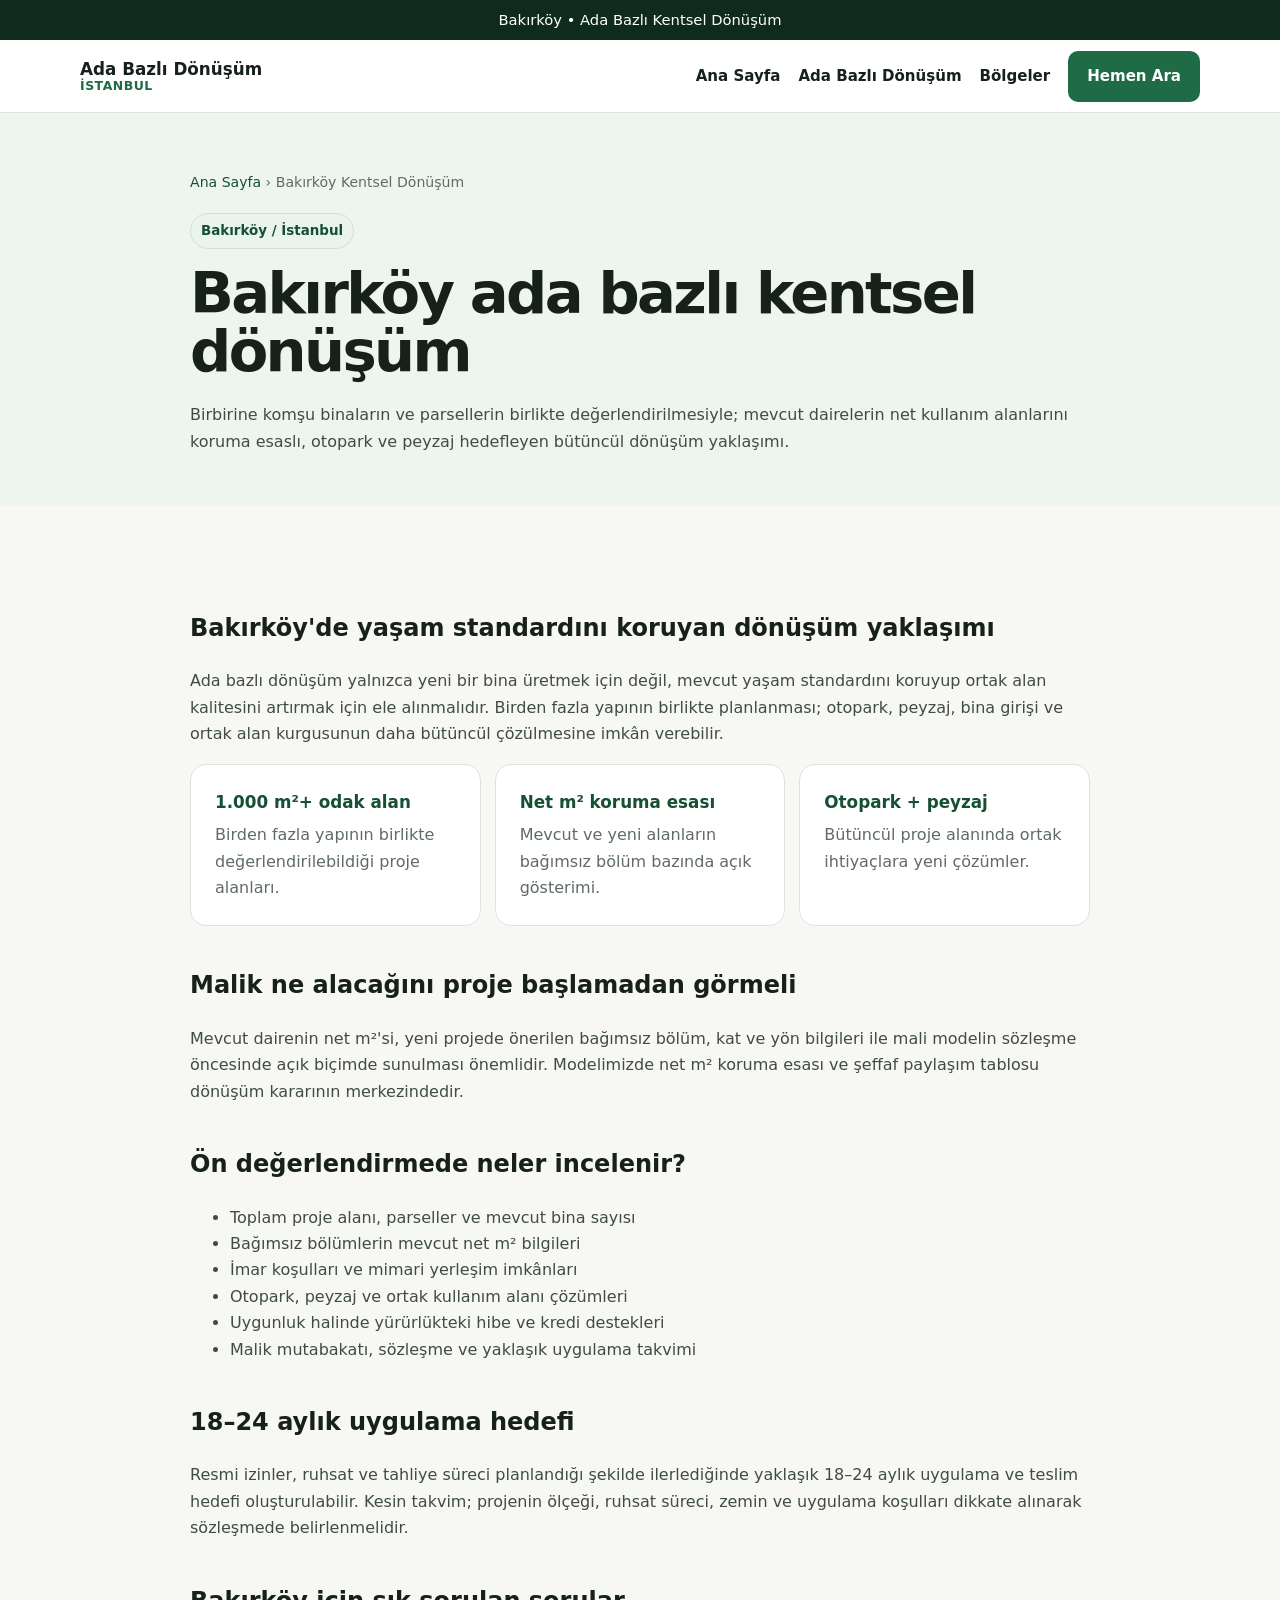
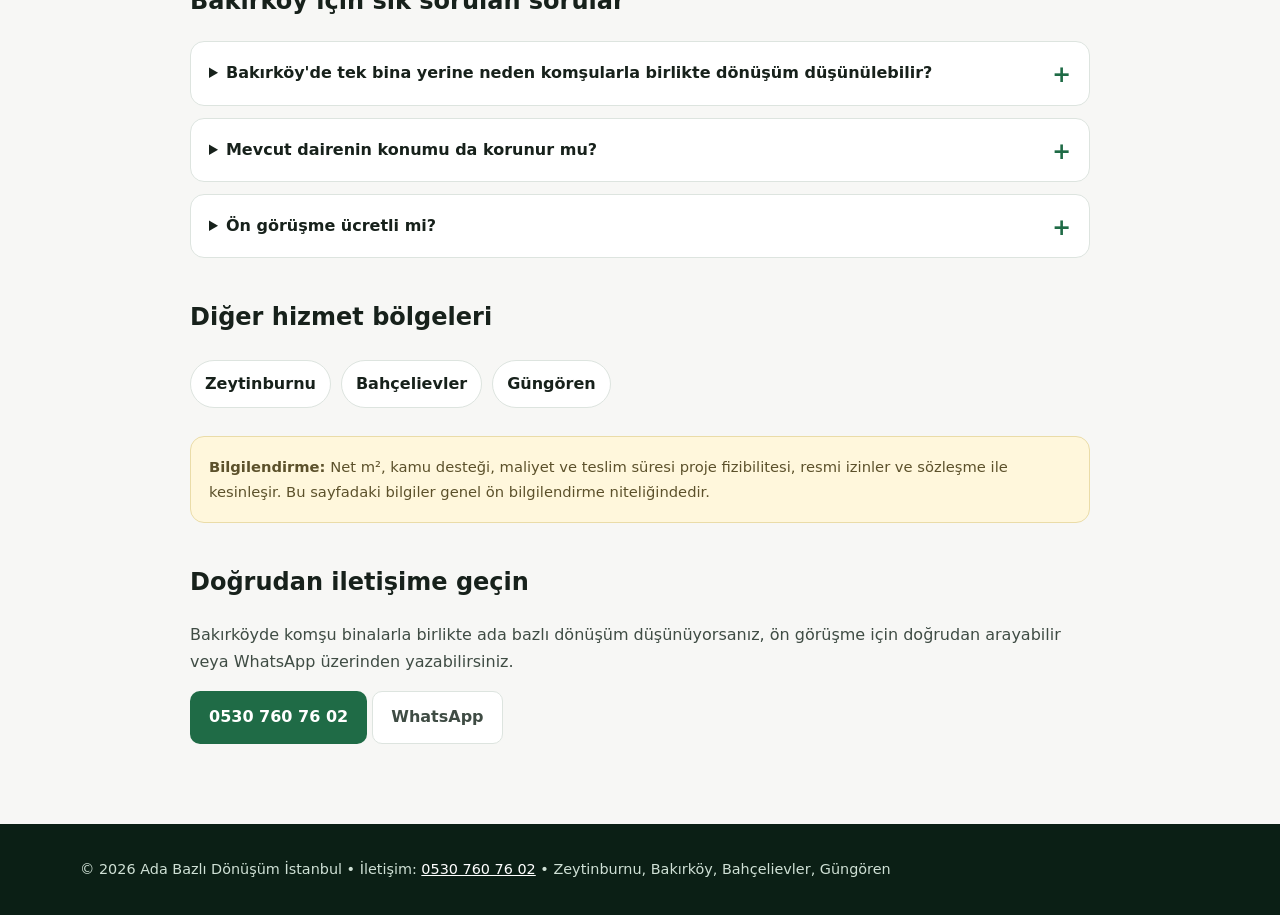
<file: bakirkoy-kentsel-donusum.html>
<!doctype html>
<html lang="tr">
<head>
  <!-- Google tag (gtag.js) -->
  <script async src="https://www.googletagmanager.com/gtag/js?id=G-7XN7LRRGBN"></script>
  <script>
    window.dataLayer = window.dataLayer || [];
    function gtag(){dataLayer.push(arguments);}
    gtag('js', new Date());
    gtag('config', 'G-7XN7LRRGBN');
  </script>
  <meta charset="utf-8">
  <meta name="viewport" content="width=device-width, initial-scale=1">
  <title>Bakırköy Ada Bazlı Kentsel Dönüşüm | Net m²</title>
  <meta name="description" content="Bakırköy&#x27;de ada bazlı kentsel dönüşüm: mevcut net m²&#x27;nin korunması, otopark ve peyzaj hedefiyle 1.000 m²+ alanlarda ön değerlendirme.">
  <meta name="robots" content="index,follow,max-image-preview:large,max-snippet:-1,max-video-preview:-1">
  <link rel="canonical" href="https://adabazlidonusum.com.tr/bakirkoy-kentsel-donusum.html">
  <meta property="og:locale" content="tr_TR">
  <meta property="og:type" content="website">
  <meta property="og:title" content="Bakırköy Ada Bazlı Kentsel Dönüşüm | Net m²">
  <meta property="og:description" content="Bakırköy&#x27;de ada bazlı kentsel dönüşüm: mevcut net m²&#x27;nin korunması, otopark ve peyzaj hedefiyle 1.000 m²+ alanlarda ön değerlendirme.">
  <meta property="og:url" content="https://adabazlidonusum.com.tr/bakirkoy-kentsel-donusum.html">
  <meta property="og:site_name" content="Ada Bazlı Dönüşüm İstanbul">
  <meta name="twitter:card" content="summary">
  <meta name="theme-color" content="#1f6b46">
  <link rel="stylesheet" href="styles.css">
  <script type="application/ld+json">{"@context":"https://schema.org","@graph":[{"@type":"BreadcrumbList","itemListElement":[{"@type":"ListItem","position":1,"name":"Ana Sayfa","item":"https://adabazlidonusum.com.tr/"},{"@type":"ListItem","position":2,"name":"Bakırköy","item":"https://adabazlidonusum.com.tr/bakirkoy-kentsel-donusum.html"}]},{"@type":"Service","name":"Bakırköy Ada Bazlı Kentsel Dönüşüm","serviceType":"Ada bazlı kentsel dönüşüm ön değerlendirmesi ve proje koordinasyonu","provider":{"@type":"Organization","name":"Ada Bazlı Dönüşüm İstanbul","url":"https://adabazlidonusum.com.tr/","telephone":"+905307607602"},"areaServed":{"@type":"AdministrativeArea","name":"Bakırköy, İstanbul"},"url":"https://adabazlidonusum.com.tr/bakirkoy-kentsel-donusum.html"}]}</script>
</head>
<body>
  <div class="topbar">Bakırköy • Ada Bazlı Kentsel Dönüşüm</div>
  <header>
    <div class="container nav">
      <a class="brand" href="index.html" aria-label="Ada Bazlı Dönüşüm İstanbul ana sayfa">Ada Bazlı Dönüşüm <span>İstanbul</span></a>
      <nav class="navlinks" aria-label="Ana menü">
        <a href="index.html">Ana Sayfa</a>
        <a href="ada-bazli-kentsel-donusum.html">Ada Bazlı Dönüşüm</a>
        <a href="index.html#bolgeler">Bölgeler</a>
        <a class="btn btn-primary" href="tel:+905307607602" aria-label="0530 760 76 02 numarasını ara">Hemen Ara</a>
      </nav>
    </div>
  </header>
  <main>
    <section class="page-hero">
      <div class="container content">
        <div class="breadcrumbs"><a href="index.html">Ana Sayfa</a> › Bakırköy Kentsel Dönüşüm</div>
        <span class="eyebrow">Bakırköy / İstanbul</span>
        <h1>Bakırköy ada bazlı kentsel dönüşüm</h1>
        <p>Birbirine komşu binaların ve parsellerin birlikte değerlendirilmesiyle; mevcut dairelerin net kullanım alanlarını koruma esaslı, otopark ve peyzaj hedefleyen bütüncül dönüşüm yaklaşımı.</p>
      </div>
    </section>
    <section>
      <div class="container content">
        <h2>Bakırköy'de yaşam standardını koruyan dönüşüm yaklaşımı</h2>
        <p>Ada bazlı dönüşüm yalnızca yeni bir bina üretmek için değil, mevcut yaşam standardını koruyup ortak alan kalitesini artırmak için ele alınmalıdır. Birden fazla yapının birlikte planlanması; otopark, peyzaj, bina girişi ve ortak alan kurgusunun daha bütüncül çözülmesine imkân verebilir.</p>

        <div class="info-strip">
          <article class="card"><strong>1.000 m²+ odak alan</strong><span class="muted">Birden fazla yapının birlikte değerlendirilebildiği proje alanları.</span></article>
          <article class="card"><strong>Net m² koruma esası</strong><span class="muted">Mevcut ve yeni alanların bağımsız bölüm bazında açık gösterimi.</span></article>
          <article class="card"><strong>Otopark + peyzaj</strong><span class="muted">Bütüncül proje alanında ortak ihtiyaçlara yeni çözümler.</span></article>
        </div>

        <h2>Malik ne alacağını proje başlamadan görmeli</h2>
        <p>Mevcut dairenin net m²'si, yeni projede önerilen bağımsız bölüm, kat ve yön bilgileri ile mali modelin sözleşme öncesinde açık biçimde sunulması önemlidir. Modelimizde net m² koruma esası ve şeffaf paylaşım tablosu dönüşüm kararının merkezindedir.</p>

        <h2>Ön değerlendirmede neler incelenir?</h2>
        <ul>
          <li>Toplam proje alanı, parseller ve mevcut bina sayısı</li>
          <li>Bağımsız bölümlerin mevcut net m² bilgileri</li>
          <li>İmar koşulları ve mimari yerleşim imkânları</li>
          <li>Otopark, peyzaj ve ortak kullanım alanı çözümleri</li>
          <li>Uygunluk halinde yürürlükteki hibe ve kredi destekleri</li>
          <li>Malik mutabakatı, sözleşme ve yaklaşık uygulama takvimi</li>
        </ul>

        <h2>18–24 aylık uygulama hedefi</h2>
        <p>Resmi izinler, ruhsat ve tahliye süreci planlandığı şekilde ilerlediğinde yaklaşık 18–24 aylık uygulama ve teslim hedefi oluşturulabilir. Kesin takvim; projenin ölçeği, ruhsat süreci, zemin ve uygulama koşulları dikkate alınarak sözleşmede belirlenmelidir.</p>

        <h2>Bakırköy için sık sorulan sorular</h2>
        <div class="faq"><details><summary>Bakırköy'de tek bina yerine neden komşularla birlikte dönüşüm düşünülebilir?</summary><p>Daha geniş proje alanı, otopark ve peyzaj gibi ortak ihtiyaçlar için daha fazla tasarım alternatifi oluşturabilir ve bina yerleşimini daha rasyonel hale getirebilir.</p></details><details><summary>Mevcut dairenin konumu da korunur mu?</summary><p>Kat, yön ve bağımsız bölüm yerleşimi mimari projeye göre değerlendirilir. Bu unsurların malik bazında proje ve sözleşme aşamasında açıkça tanımlanması gerekir.</p></details><details><summary>Ön görüşme ücretli mi?</summary><p>İlk ön görüşme için doğrudan telefon veya WhatsApp üzerinden iletişime geçebilirsiniz.</p></details></div>

        <h2>Diğer hizmet bölgeleri</h2>
        <div class="inline-links"><a class="pill" href="zeytinburnu-kentsel-donusum.html">Zeytinburnu</a> <a class="pill" href="bahcelievler-kentsel-donusum.html">Bahçelievler</a> <a class="pill" href="gungoren-kentsel-donusum.html">Güngören</a></div>

        <div class="notice" style="margin-top:28px"><strong>Bilgilendirme:</strong> Net m², kamu desteği, maliyet ve teslim süresi proje fizibilitesi, resmi izinler ve sözleşme ile kesinleşir. Bu sayfadaki bilgiler genel ön bilgilendirme niteliğindedir.</div>

        <h2>Doğrudan iletişime geçin</h2>
        <p>Bakırköyde komşu binalarla birlikte ada bazlı dönüşüm düşünüyorsanız, ön görüşme için doğrudan arayabilir veya WhatsApp üzerinden yazabilirsiniz.</p>
        <p><a class="btn btn-primary" href="tel:+905307607602">0530 760 76 02</a> <a class="btn btn-secondary" href="https://wa.me/905307607602?text=Merhaba%2C%20ada%20bazl%C4%B1%20kentsel%20d%C3%B6n%C3%BC%C5%9F%C3%BCm%20hakk%C4%B1nda%20bilgi%20almak%20istiyorum." rel="noopener noreferrer">WhatsApp</a></p>
      </div>
    </section>
  </main>
  <footer><div class="container">© 2026 Ada Bazlı Dönüşüm İstanbul • İletişim: <a href="tel:+905307607602">0530 760 76 02</a> • Zeytinburnu, Bakırköy, Bahçelievler, Güngören</div></footer>
  <script src="script.js"></script>
</body>
</html>
</file>
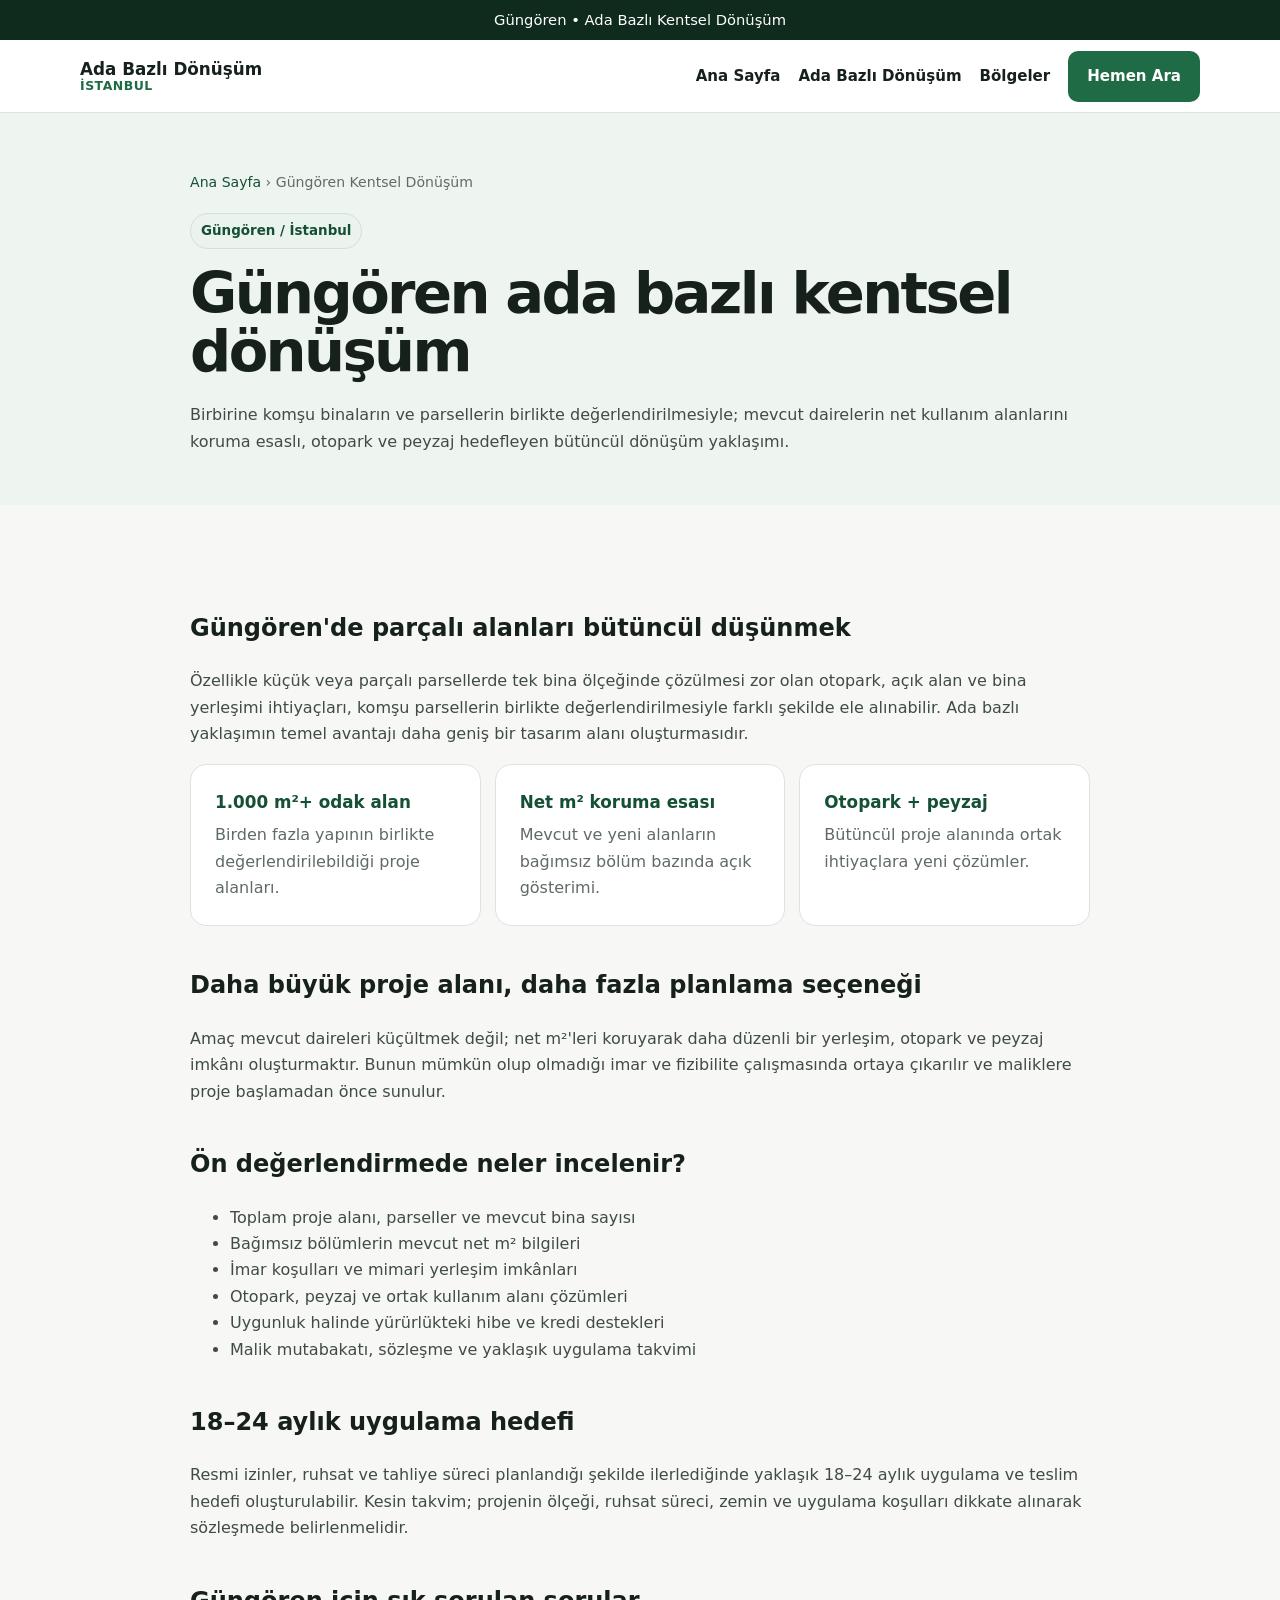
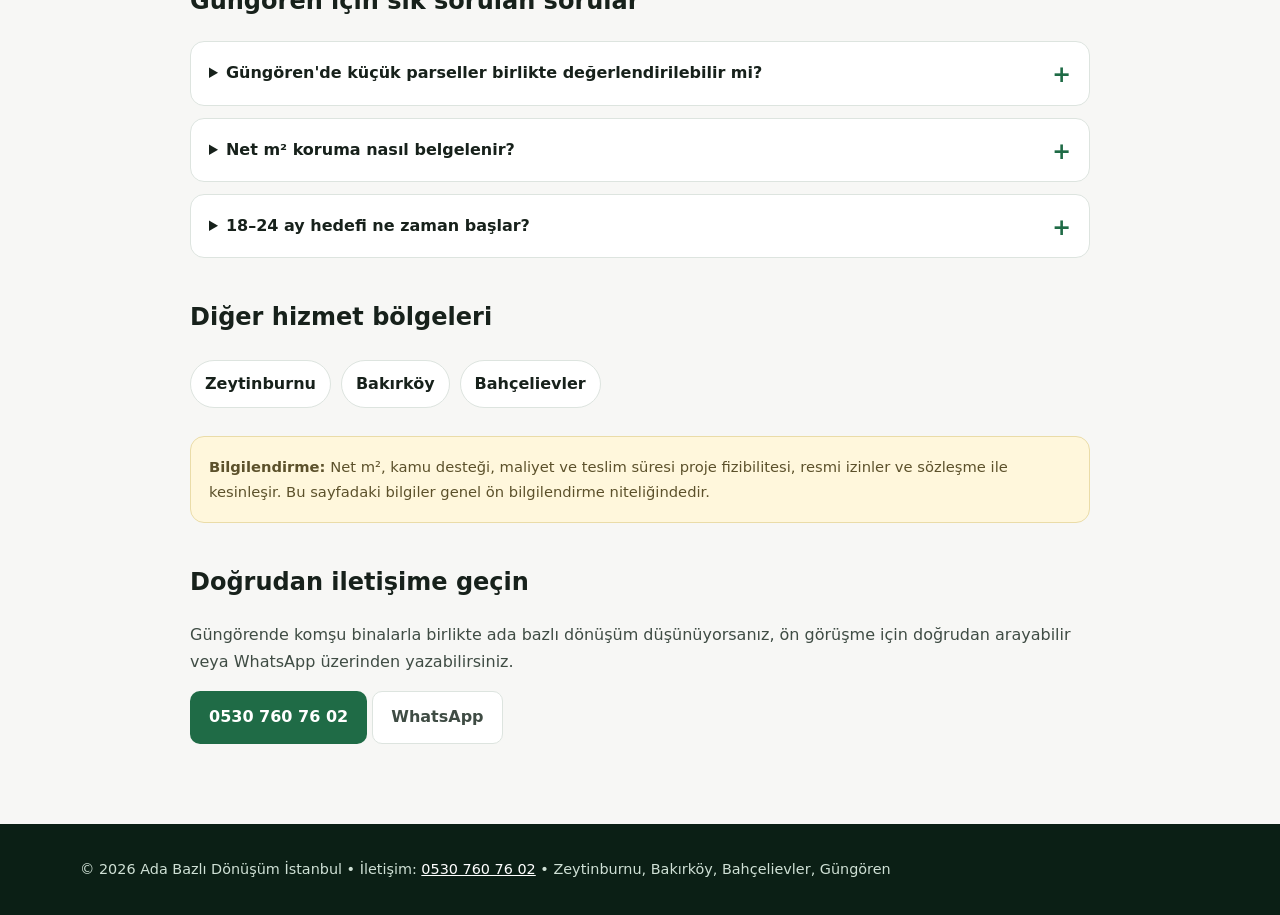
<file: gungoren-kentsel-donusum.html>
<!doctype html>
<html lang="tr">
<head>
  <!-- Google tag (gtag.js) -->
  <script async src="https://www.googletagmanager.com/gtag/js?id=G-7XN7LRRGBN"></script>
  <script>
    window.dataLayer = window.dataLayer || [];
    function gtag(){dataLayer.push(arguments);}
    gtag('js', new Date());
    gtag('config', 'G-7XN7LRRGBN');
  </script>
  <meta charset="utf-8">
  <meta name="viewport" content="width=device-width, initial-scale=1">
  <title>Güngören Ada Bazlı Kentsel Dönüşüm | Net m²</title>
  <meta name="description" content="Güngören&#x27;de ada bazlı kentsel dönüşüm: dar/parçalı parselleri birlikte değerlendiren, net m² koruma ve otopark-peyzaj hedefli model.">
  <meta name="robots" content="index,follow,max-image-preview:large,max-snippet:-1,max-video-preview:-1">
  <link rel="canonical" href="https://adabazlidonusum.com.tr/gungoren-kentsel-donusum.html">
  <meta property="og:locale" content="tr_TR">
  <meta property="og:type" content="website">
  <meta property="og:title" content="Güngören Ada Bazlı Kentsel Dönüşüm | Net m²">
  <meta property="og:description" content="Güngören&#x27;de ada bazlı kentsel dönüşüm: dar/parçalı parselleri birlikte değerlendiren, net m² koruma ve otopark-peyzaj hedefli model.">
  <meta property="og:url" content="https://adabazlidonusum.com.tr/gungoren-kentsel-donusum.html">
  <meta property="og:site_name" content="Ada Bazlı Dönüşüm İstanbul">
  <meta name="twitter:card" content="summary">
  <meta name="theme-color" content="#1f6b46">
  <link rel="stylesheet" href="styles.css">
  <script type="application/ld+json">{"@context":"https://schema.org","@graph":[{"@type":"BreadcrumbList","itemListElement":[{"@type":"ListItem","position":1,"name":"Ana Sayfa","item":"https://adabazlidonusum.com.tr/"},{"@type":"ListItem","position":2,"name":"Güngören","item":"https://adabazlidonusum.com.tr/gungoren-kentsel-donusum.html"}]},{"@type":"Service","name":"Güngören Ada Bazlı Kentsel Dönüşüm","serviceType":"Ada bazlı kentsel dönüşüm ön değerlendirmesi ve proje koordinasyonu","provider":{"@type":"Organization","name":"Ada Bazlı Dönüşüm İstanbul","url":"https://adabazlidonusum.com.tr/","telephone":"+905307607602"},"areaServed":{"@type":"AdministrativeArea","name":"Güngören, İstanbul"},"url":"https://adabazlidonusum.com.tr/gungoren-kentsel-donusum.html"}]}</script>
</head>
<body>
  <div class="topbar">Güngören • Ada Bazlı Kentsel Dönüşüm</div>
  <header>
    <div class="container nav">
      <a class="brand" href="index.html" aria-label="Ada Bazlı Dönüşüm İstanbul ana sayfa">Ada Bazlı Dönüşüm <span>İstanbul</span></a>
      <nav class="navlinks" aria-label="Ana menü">
        <a href="index.html">Ana Sayfa</a>
        <a href="ada-bazli-kentsel-donusum.html">Ada Bazlı Dönüşüm</a>
        <a href="index.html#bolgeler">Bölgeler</a>
        <a class="btn btn-primary" href="tel:+905307607602" aria-label="0530 760 76 02 numarasını ara">Hemen Ara</a>
      </nav>
    </div>
  </header>
  <main>
    <section class="page-hero">
      <div class="container content">
        <div class="breadcrumbs"><a href="index.html">Ana Sayfa</a> › Güngören Kentsel Dönüşüm</div>
        <span class="eyebrow">Güngören / İstanbul</span>
        <h1>Güngören ada bazlı kentsel dönüşüm</h1>
        <p>Birbirine komşu binaların ve parsellerin birlikte değerlendirilmesiyle; mevcut dairelerin net kullanım alanlarını koruma esaslı, otopark ve peyzaj hedefleyen bütüncül dönüşüm yaklaşımı.</p>
      </div>
    </section>
    <section>
      <div class="container content">
        <h2>Güngören'de parçalı alanları bütüncül düşünmek</h2>
        <p>Özellikle küçük veya parçalı parsellerde tek bina ölçeğinde çözülmesi zor olan otopark, açık alan ve bina yerleşimi ihtiyaçları, komşu parsellerin birlikte değerlendirilmesiyle farklı şekilde ele alınabilir. Ada bazlı yaklaşımın temel avantajı daha geniş bir tasarım alanı oluşturmasıdır.</p>

        <div class="info-strip">
          <article class="card"><strong>1.000 m²+ odak alan</strong><span class="muted">Birden fazla yapının birlikte değerlendirilebildiği proje alanları.</span></article>
          <article class="card"><strong>Net m² koruma esası</strong><span class="muted">Mevcut ve yeni alanların bağımsız bölüm bazında açık gösterimi.</span></article>
          <article class="card"><strong>Otopark + peyzaj</strong><span class="muted">Bütüncül proje alanında ortak ihtiyaçlara yeni çözümler.</span></article>
        </div>

        <h2>Daha büyük proje alanı, daha fazla planlama seçeneği</h2>
        <p>Amaç mevcut daireleri küçültmek değil; net m²'leri koruyarak daha düzenli bir yerleşim, otopark ve peyzaj imkânı oluşturmaktır. Bunun mümkün olup olmadığı imar ve fizibilite çalışmasında ortaya çıkarılır ve maliklere proje başlamadan önce sunulur.</p>

        <h2>Ön değerlendirmede neler incelenir?</h2>
        <ul>
          <li>Toplam proje alanı, parseller ve mevcut bina sayısı</li>
          <li>Bağımsız bölümlerin mevcut net m² bilgileri</li>
          <li>İmar koşulları ve mimari yerleşim imkânları</li>
          <li>Otopark, peyzaj ve ortak kullanım alanı çözümleri</li>
          <li>Uygunluk halinde yürürlükteki hibe ve kredi destekleri</li>
          <li>Malik mutabakatı, sözleşme ve yaklaşık uygulama takvimi</li>
        </ul>

        <h2>18–24 aylık uygulama hedefi</h2>
        <p>Resmi izinler, ruhsat ve tahliye süreci planlandığı şekilde ilerlediğinde yaklaşık 18–24 aylık uygulama ve teslim hedefi oluşturulabilir. Kesin takvim; projenin ölçeği, ruhsat süreci, zemin ve uygulama koşulları dikkate alınarak sözleşmede belirlenmelidir.</p>

        <h2>Güngören için sık sorulan sorular</h2>
        <div class="faq"><details><summary>Güngören'de küçük parseller birlikte değerlendirilebilir mi?</summary><p>Komşu parsellerin birlikte proje üretmesine imkân veren koşullar varsa ön değerlendirme yapılabilir. Kesin uygulanabilirlik imar ve mülkiyet incelemesiyle belirlenir.</p></details><details><summary>Net m² koruma nasıl belgelenir?</summary><p>Mevcut ve yeni net m² değerlerinin bağımsız bölüm bazında listeye alınması ve nihai sözleşme/proje eklerinde açıkça belirtilmesi hedeflenir.</p></details><details><summary>18–24 ay hedefi ne zaman başlar?</summary><p>Süre tanımı proje programında açıkça belirlenmelidir. Ruhsat ve resmi süreçler tamamlandıktan sonraki uygulama dönemi için hedef takvim oluşturulur.</p></details></div>

        <h2>Diğer hizmet bölgeleri</h2>
        <div class="inline-links"><a class="pill" href="zeytinburnu-kentsel-donusum.html">Zeytinburnu</a> <a class="pill" href="bakirkoy-kentsel-donusum.html">Bakırköy</a> <a class="pill" href="bahcelievler-kentsel-donusum.html">Bahçelievler</a></div>

        <div class="notice" style="margin-top:28px"><strong>Bilgilendirme:</strong> Net m², kamu desteği, maliyet ve teslim süresi proje fizibilitesi, resmi izinler ve sözleşme ile kesinleşir. Bu sayfadaki bilgiler genel ön bilgilendirme niteliğindedir.</div>

        <h2>Doğrudan iletişime geçin</h2>
        <p>Güngörende komşu binalarla birlikte ada bazlı dönüşüm düşünüyorsanız, ön görüşme için doğrudan arayabilir veya WhatsApp üzerinden yazabilirsiniz.</p>
        <p><a class="btn btn-primary" href="tel:+905307607602">0530 760 76 02</a> <a class="btn btn-secondary" href="https://wa.me/905307607602?text=Merhaba%2C%20ada%20bazl%C4%B1%20kentsel%20d%C3%B6n%C3%BC%C5%9F%C3%BCm%20hakk%C4%B1nda%20bilgi%20almak%20istiyorum." rel="noopener noreferrer">WhatsApp</a></p>
      </div>
    </section>
  </main>
  <footer><div class="container">© 2026 Ada Bazlı Dönüşüm İstanbul • İletişim: <a href="tel:+905307607602">0530 760 76 02</a> • Zeytinburnu, Bakırköy, Bahçelievler, Güngören</div></footer>
  <script src="script.js"></script>
</body>
</html>
</file>
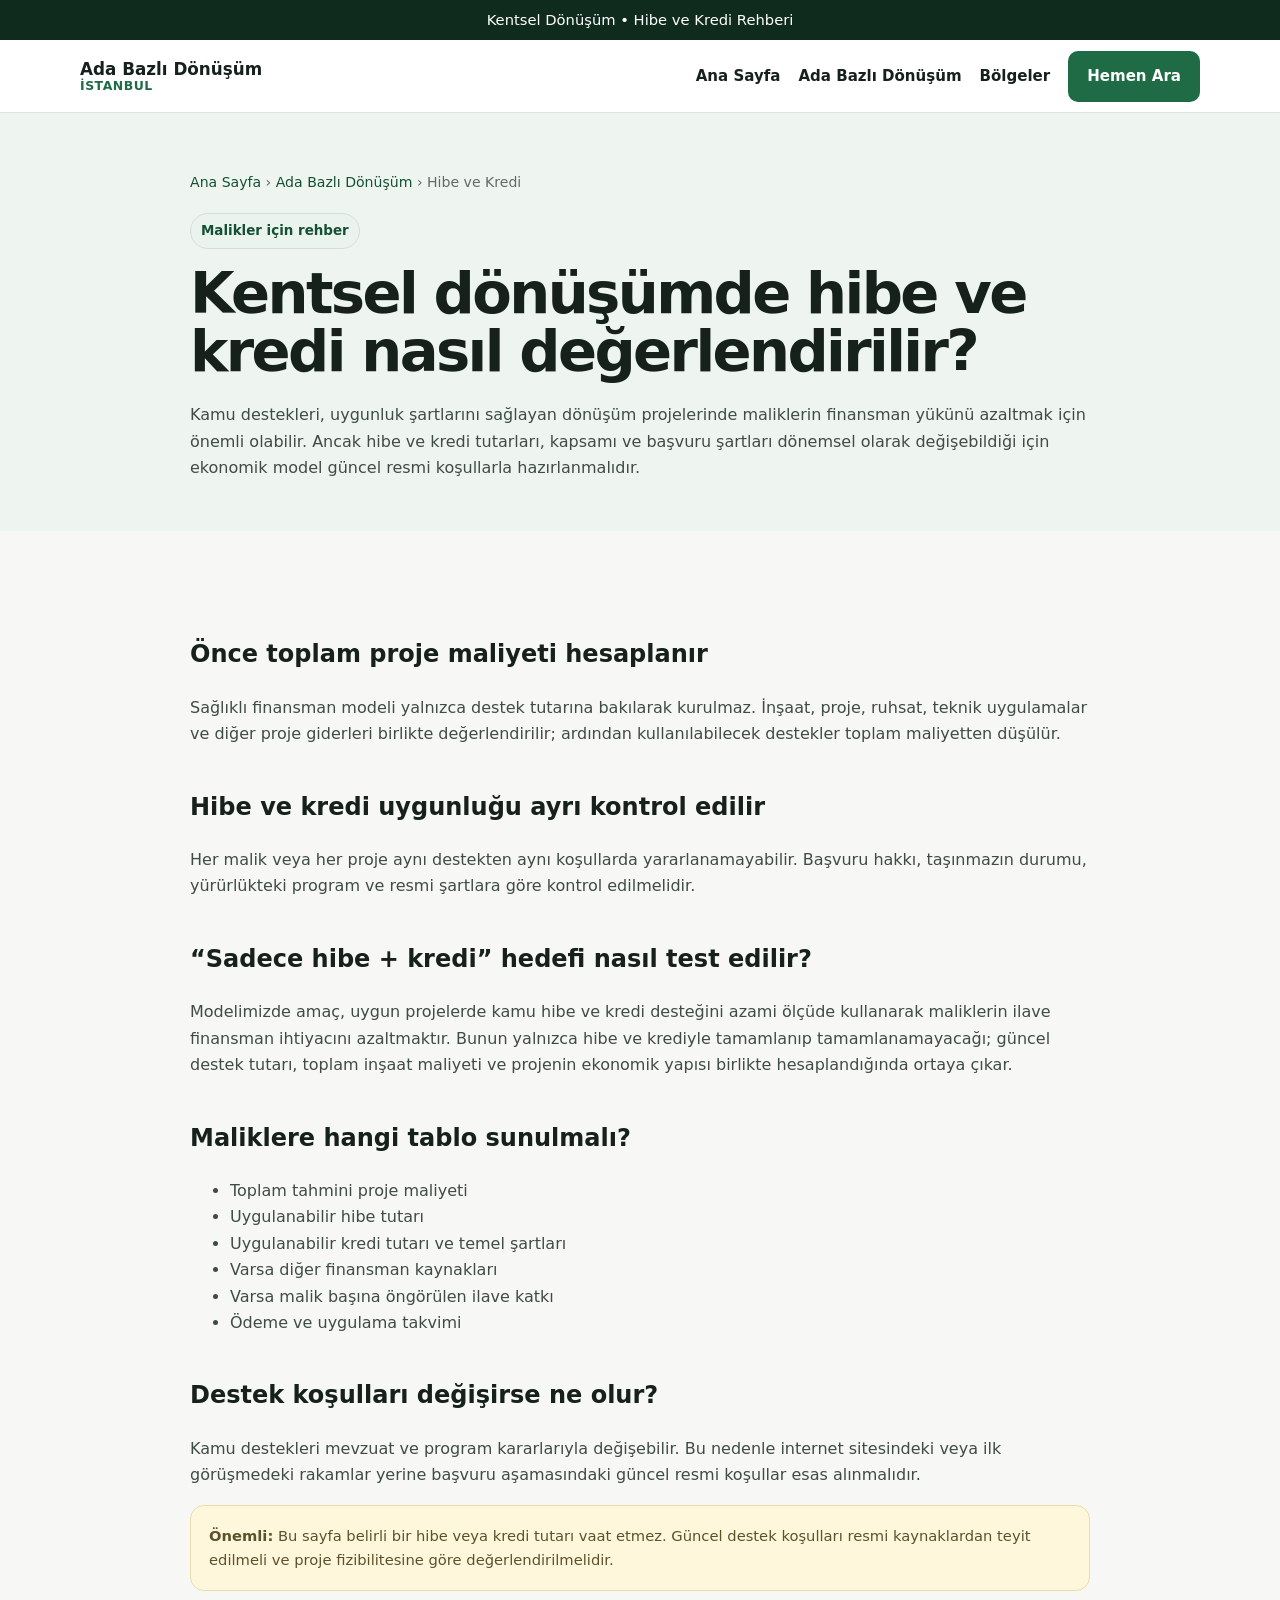
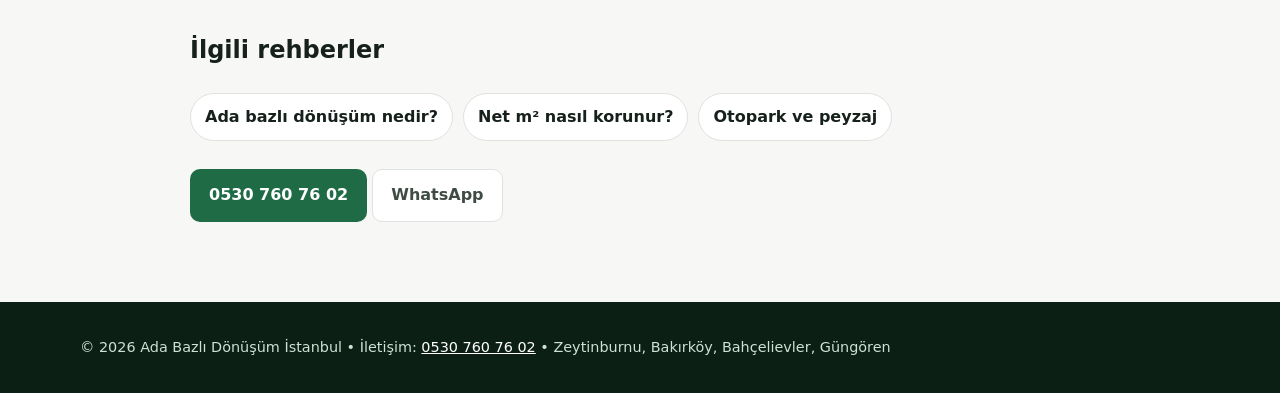
<file: kentsel-donusum-hibe-kredi.html>
<!doctype html><html lang="tr"><head>
  <!-- Google tag (gtag.js) -->
  <script async src="https://www.googletagmanager.com/gtag/js?id=G-7XN7LRRGBN"></script>
  <script>
    window.dataLayer = window.dataLayer || [];
    function gtag(){dataLayer.push(arguments);}
    gtag('js', new Date());
    gtag('config', 'G-7XN7LRRGBN');
  </script>
  <meta charset="utf-8">
  <meta name="viewport" content="width=device-width, initial-scale=1">
  <title>Kentsel Dönüşüm Hibe ve Kredi Desteği | Proje Rehberi</title>
  <meta name="description" content="Kentsel dönüşümde hibe ve kredi desteği proje maliyetine nasıl dahil edilir? Uygunluk, malik katkısı ve finansman modelinde dikkat edilmesi gerekenler.">
  <meta name="robots" content="index,follow,max-image-preview:large,max-snippet:-1,max-video-preview:-1">
  <link rel="canonical" href="https://adabazlidonusum.com.tr/kentsel-donusum-hibe-kredi.html">
  <meta property="og:locale" content="tr_TR">
  <meta property="og:type" content="article">
  <meta property="og:title" content="Kentsel Dönüşüm Hibe ve Kredi Desteği | Proje Rehberi">
  <meta property="og:description" content="Kentsel dönüşümde hibe ve kredi desteği proje maliyetine nasıl dahil edilir? Uygunluk, malik katkısı ve finansman modelinde dikkat edilmesi gerekenler.">
  <meta property="og:url" content="https://adabazlidonusum.com.tr/kentsel-donusum-hibe-kredi.html">
  <meta property="og:site_name" content="Ada Bazlı Dönüşüm İstanbul">
  <meta name="twitter:card" content="summary">
  <meta name="theme-color" content="#1f6b46">
  <link rel="stylesheet" href="styles.css">
  <script type="application/ld+json">{"@context":"https://schema.org","@type":"Article","headline":"Kentsel Dönüşüm Hibe ve Kredi Desteği | Proje Rehberi","description":"Kentsel dönüşümde hibe ve kredi desteği proje maliyetine nasıl dahil edilir? Uygunluk, malik katkısı ve finansman modelinde dikkat edilmesi gerekenler.","inLanguage":"tr-TR","mainEntityOfPage":"https://adabazlidonusum.com.tr/kentsel-donusum-hibe-kredi.html","publisher":{"@type":"Organization","name":"Ada Bazlı Dönüşüm İstanbul","url":"https://adabazlidonusum.com.tr/"}}</script>
</head><body>
<div class="topbar">Kentsel Dönüşüm • Hibe ve Kredi Rehberi</div>
  <header>
    <div class="container nav">
      <a class="brand" href="index.html" aria-label="Ada Bazlı Dönüşüm İstanbul ana sayfa">Ada Bazlı Dönüşüm <span>İstanbul</span></a>
      <nav class="navlinks" aria-label="Ana menü">
        <a href="index.html">Ana Sayfa</a>
        <a href="ada-bazli-kentsel-donusum.html">Ada Bazlı Dönüşüm</a>
        <a href="index.html#bolgeler">Bölgeler</a>
        <a class="btn btn-primary" href="tel:+905307607602" aria-label="0530 760 76 02 numarasını ara">Hemen Ara</a>
      </nav>
    </div>
  </header>
<main>
<section class="page-hero"><div class="container content"><div class="breadcrumbs"><a href="index.html">Ana Sayfa</a> › <a href="ada-bazli-kentsel-donusum.html">Ada Bazlı Dönüşüm</a> › Hibe ve Kredi</div><span class="eyebrow">Malikler için rehber</span><h1>Kentsel dönüşümde hibe ve kredi nasıl değerlendirilir?</h1><p>Kamu destekleri, uygunluk şartlarını sağlayan dönüşüm projelerinde maliklerin finansman yükünü azaltmak için önemli olabilir. Ancak hibe ve kredi tutarları, kapsamı ve başvuru şartları dönemsel olarak değişebildiği için ekonomik model güncel resmi koşullarla hazırlanmalıdır.</p></div></section>
<section><div class="container content">
<h2>Önce toplam proje maliyeti hesaplanır</h2>
<p>Sağlıklı finansman modeli yalnızca destek tutarına bakılarak kurulmaz. İnşaat, proje, ruhsat, teknik uygulamalar ve diğer proje giderleri birlikte değerlendirilir; ardından kullanılabilecek destekler toplam maliyetten düşülür.</p>
<h2>Hibe ve kredi uygunluğu ayrı kontrol edilir</h2>
<p>Her malik veya her proje aynı destekten aynı koşullarda yararlanamayabilir. Başvuru hakkı, taşınmazın durumu, yürürlükteki program ve resmi şartlara göre kontrol edilmelidir.</p>
<h2>“Sadece hibe + kredi” hedefi nasıl test edilir?</h2>
<p>Modelimizde amaç, uygun projelerde kamu hibe ve kredi desteğini azami ölçüde kullanarak maliklerin ilave finansman ihtiyacını azaltmaktır. Bunun yalnızca hibe ve krediyle tamamlanıp tamamlanamayacağı; güncel destek tutarı, toplam inşaat maliyeti ve projenin ekonomik yapısı birlikte hesaplandığında ortaya çıkar.</p>
<h2>Maliklere hangi tablo sunulmalı?</h2>
<ul><li>Toplam tahmini proje maliyeti</li><li>Uygulanabilir hibe tutarı</li><li>Uygulanabilir kredi tutarı ve temel şartları</li><li>Varsa diğer finansman kaynakları</li><li>Varsa malik başına öngörülen ilave katkı</li><li>Ödeme ve uygulama takvimi</li></ul>
<h2>Destek koşulları değişirse ne olur?</h2>
<p>Kamu destekleri mevzuat ve program kararlarıyla değişebilir. Bu nedenle internet sitesindeki veya ilk görüşmedeki rakamlar yerine başvuru aşamasındaki güncel resmi koşullar esas alınmalıdır.</p>
<div class="notice"><strong>Önemli:</strong> Bu sayfa belirli bir hibe veya kredi tutarı vaat etmez. Güncel destek koşulları resmi kaynaklardan teyit edilmeli ve proje fizibilitesine göre değerlendirilmelidir.</div>
<h2>İlgili rehberler</h2><div class="inline-links"><a class="pill" href="ada-bazli-kentsel-donusum.html">Ada bazlı dönüşüm nedir?</a><a class="pill" href="kentsel-donusumda-net-m2.html">Net m² nasıl korunur?</a><a class="pill" href="ada-bazli-donusumda-otopark-peyzaj.html">Otopark ve peyzaj</a></div>
<p style="margin-top:28px"><a class="btn btn-primary" href="tel:+905307607602">0530 760 76 02</a> <a class="btn btn-secondary" href="https://wa.me/905307607602?text=Merhaba%2C%20ada%20bazl%C4%B1%20kentsel%20d%C3%B6n%C3%BC%C5%9F%C3%BCm%20hakk%C4%B1nda%20bilgi%20almak%20istiyorum." rel="noopener noreferrer">WhatsApp</a></p>
</div></section></main><footer><div class="container">© 2026 Ada Bazlı Dönüşüm İstanbul • İletişim: <a href="tel:+905307607602">0530 760 76 02</a> • Zeytinburnu, Bakırköy, Bahçelievler, Güngören</div></footer>  <script src="script.js"></script>
</body></html>
</file>
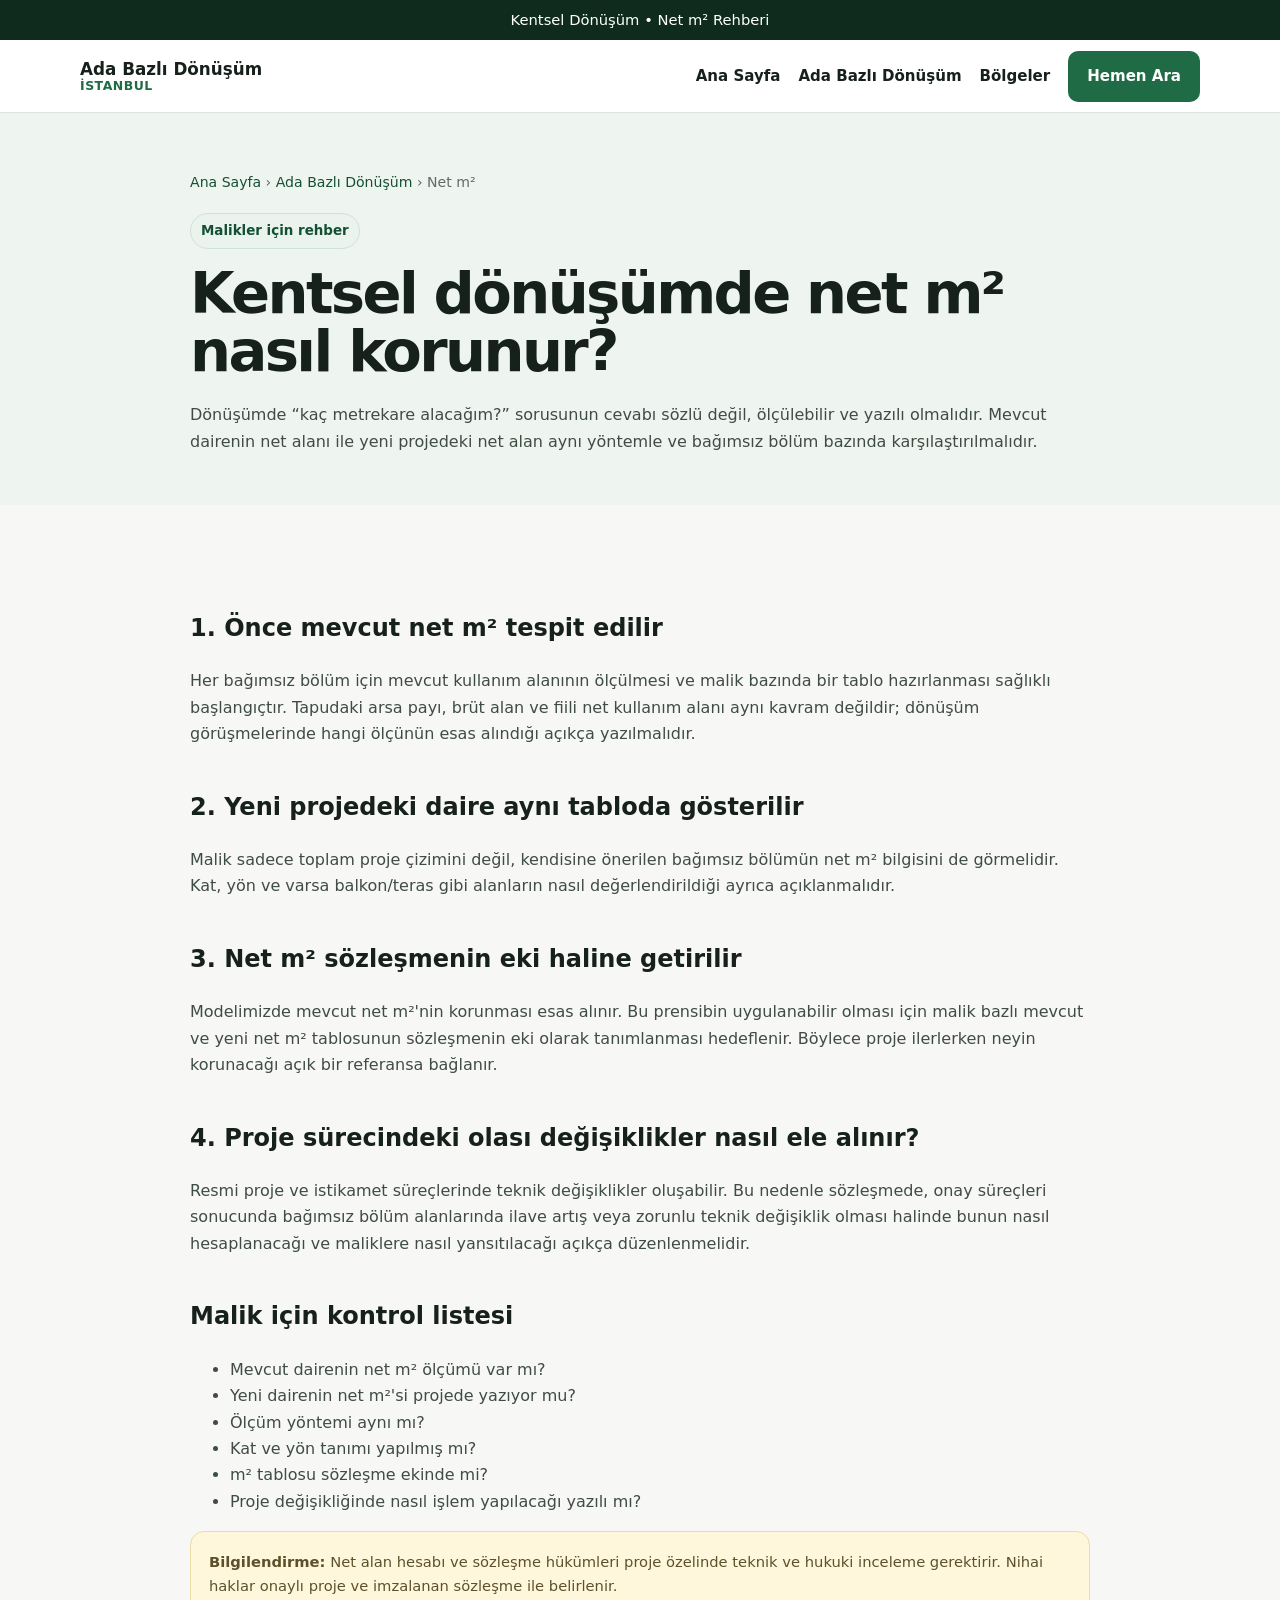
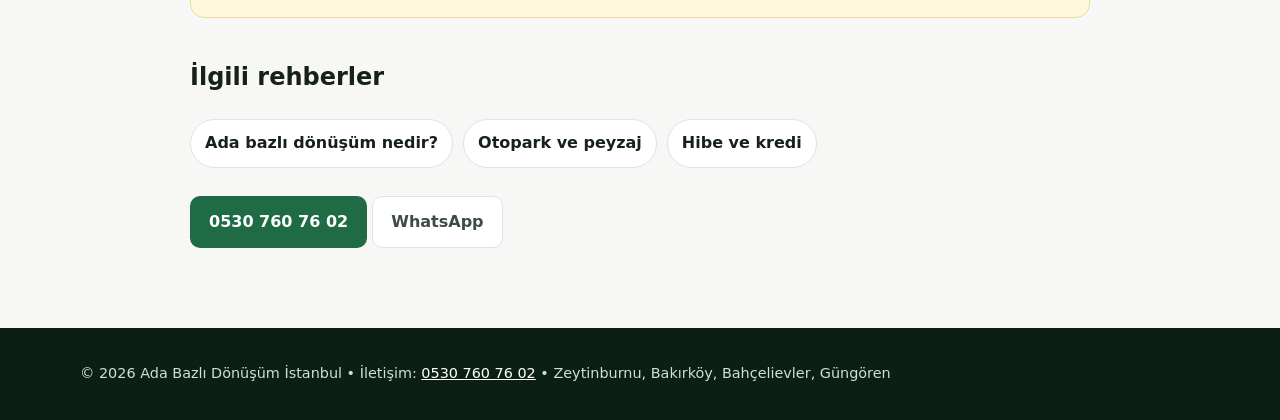
<file: kentsel-donusumda-net-m2.html>
<!doctype html><html lang="tr"><head>
  <!-- Google tag (gtag.js) -->
  <script async src="https://www.googletagmanager.com/gtag/js?id=G-7XN7LRRGBN"></script>
  <script>
    window.dataLayer = window.dataLayer || [];
    function gtag(){dataLayer.push(arguments);}
    gtag('js', new Date());
    gtag('config', 'G-7XN7LRRGBN');
  </script>
  <meta charset="utf-8">
  <meta name="viewport" content="width=device-width, initial-scale=1">
  <title>Kentsel Dönüşümde Net m² Nasıl Korunur? | Malik Rehberi</title>
  <meta name="description" content="Kentsel dönüşümde mevcut dairenin net m²&#x27;si nasıl ölçülür ve korunur? Malik bazlı net alan tablosu, proje karşılığı ve sözleşme eki hakkında rehber.">
  <meta name="robots" content="index,follow,max-image-preview:large,max-snippet:-1,max-video-preview:-1">
  <link rel="canonical" href="https://adabazlidonusum.com.tr/kentsel-donusumda-net-m2.html">
  <meta property="og:locale" content="tr_TR">
  <meta property="og:type" content="article">
  <meta property="og:title" content="Kentsel Dönüşümde Net m² Nasıl Korunur? | Malik Rehberi">
  <meta property="og:description" content="Kentsel dönüşümde mevcut dairenin net m²&#x27;si nasıl ölçülür ve korunur? Malik bazlı net alan tablosu, proje karşılığı ve sözleşme eki hakkında rehber.">
  <meta property="og:url" content="https://adabazlidonusum.com.tr/kentsel-donusumda-net-m2.html">
  <meta property="og:site_name" content="Ada Bazlı Dönüşüm İstanbul">
  <meta name="twitter:card" content="summary">
  <meta name="theme-color" content="#1f6b46">
  <link rel="stylesheet" href="styles.css">
  <script type="application/ld+json">{"@context":"https://schema.org","@type":"Article","headline":"Kentsel Dönüşümde Net m² Nasıl Korunur? | Malik Rehberi","description":"Kentsel dönüşümde mevcut dairenin net m²'si nasıl ölçülür ve korunur? Malik bazlı net alan tablosu, proje karşılığı ve sözleşme eki hakkında rehber.","inLanguage":"tr-TR","mainEntityOfPage":"https://adabazlidonusum.com.tr/kentsel-donusumda-net-m2.html","publisher":{"@type":"Organization","name":"Ada Bazlı Dönüşüm İstanbul","url":"https://adabazlidonusum.com.tr/"}}</script>
</head><body>
<div class="topbar">Kentsel Dönüşüm • Net m² Rehberi</div>
  <header>
    <div class="container nav">
      <a class="brand" href="index.html" aria-label="Ada Bazlı Dönüşüm İstanbul ana sayfa">Ada Bazlı Dönüşüm <span>İstanbul</span></a>
      <nav class="navlinks" aria-label="Ana menü">
        <a href="index.html">Ana Sayfa</a>
        <a href="ada-bazli-kentsel-donusum.html">Ada Bazlı Dönüşüm</a>
        <a href="index.html#bolgeler">Bölgeler</a>
        <a class="btn btn-primary" href="tel:+905307607602" aria-label="0530 760 76 02 numarasını ara">Hemen Ara</a>
      </nav>
    </div>
  </header>
<main>
<section class="page-hero"><div class="container content"><div class="breadcrumbs"><a href="index.html">Ana Sayfa</a> › <a href="ada-bazli-kentsel-donusum.html">Ada Bazlı Dönüşüm</a> › Net m²</div><span class="eyebrow">Malikler için rehber</span><h1>Kentsel dönüşümde net m² nasıl korunur?</h1><p>Dönüşümde “kaç metrekare alacağım?” sorusunun cevabı sözlü değil, ölçülebilir ve yazılı olmalıdır. Mevcut dairenin net alanı ile yeni projedeki net alan aynı yöntemle ve bağımsız bölüm bazında karşılaştırılmalıdır.</p></div></section>
<section><div class="container content">
<h2>1. Önce mevcut net m² tespit edilir</h2>
<p>Her bağımsız bölüm için mevcut kullanım alanının ölçülmesi ve malik bazında bir tablo hazırlanması sağlıklı başlangıçtır. Tapudaki arsa payı, brüt alan ve fiili net kullanım alanı aynı kavram değildir; dönüşüm görüşmelerinde hangi ölçünün esas alındığı açıkça yazılmalıdır.</p>
<h2>2. Yeni projedeki daire aynı tabloda gösterilir</h2>
<p>Malik sadece toplam proje çizimini değil, kendisine önerilen bağımsız bölümün net m² bilgisini de görmelidir. Kat, yön ve varsa balkon/teras gibi alanların nasıl değerlendirildiği ayrıca açıklanmalıdır.</p>
<h2>3. Net m² sözleşmenin eki haline getirilir</h2>
<p>Modelimizde mevcut net m²'nin korunması esas alınır. Bu prensibin uygulanabilir olması için malik bazlı mevcut ve yeni net m² tablosunun sözleşmenin eki olarak tanımlanması hedeflenir. Böylece proje ilerlerken neyin korunacağı açık bir referansa bağlanır.</p>
<h2>4. Proje sürecindeki olası değişiklikler nasıl ele alınır?</h2>
<p>Resmi proje ve istikamet süreçlerinde teknik değişiklikler oluşabilir. Bu nedenle sözleşmede, onay süreçleri sonucunda bağımsız bölüm alanlarında ilave artış veya zorunlu teknik değişiklik olması halinde bunun nasıl hesaplanacağı ve maliklere nasıl yansıtılacağı açıkça düzenlenmelidir.</p>
<h2>Malik için kontrol listesi</h2>
<ul><li>Mevcut dairenin net m² ölçümü var mı?</li><li>Yeni dairenin net m²'si projede yazıyor mu?</li><li>Ölçüm yöntemi aynı mı?</li><li>Kat ve yön tanımı yapılmış mı?</li><li>m² tablosu sözleşme ekinde mi?</li><li>Proje değişikliğinde nasıl işlem yapılacağı yazılı mı?</li></ul>
<div class="notice"><strong>Bilgilendirme:</strong> Net alan hesabı ve sözleşme hükümleri proje özelinde teknik ve hukuki inceleme gerektirir. Nihai haklar onaylı proje ve imzalanan sözleşme ile belirlenir.</div>
<h2>İlgili rehberler</h2><div class="inline-links"><a class="pill" href="ada-bazli-kentsel-donusum.html">Ada bazlı dönüşüm nedir?</a><a class="pill" href="ada-bazli-donusumda-otopark-peyzaj.html">Otopark ve peyzaj</a><a class="pill" href="kentsel-donusum-hibe-kredi.html">Hibe ve kredi</a></div>
<p style="margin-top:28px"><a class="btn btn-primary" href="tel:+905307607602">0530 760 76 02</a> <a class="btn btn-secondary" href="https://wa.me/905307607602?text=Merhaba%2C%20ada%20bazl%C4%B1%20kentsel%20d%C3%B6n%C3%BC%C5%9F%C3%BCm%20hakk%C4%B1nda%20bilgi%20almak%20istiyorum." rel="noopener noreferrer">WhatsApp</a></p>
</div></section></main><footer><div class="container">© 2026 Ada Bazlı Dönüşüm İstanbul • İletişim: <a href="tel:+905307607602">0530 760 76 02</a> • Zeytinburnu, Bakırköy, Bahçelievler, Güngören</div></footer>  <script src="script.js"></script>
</body></html>
</file>
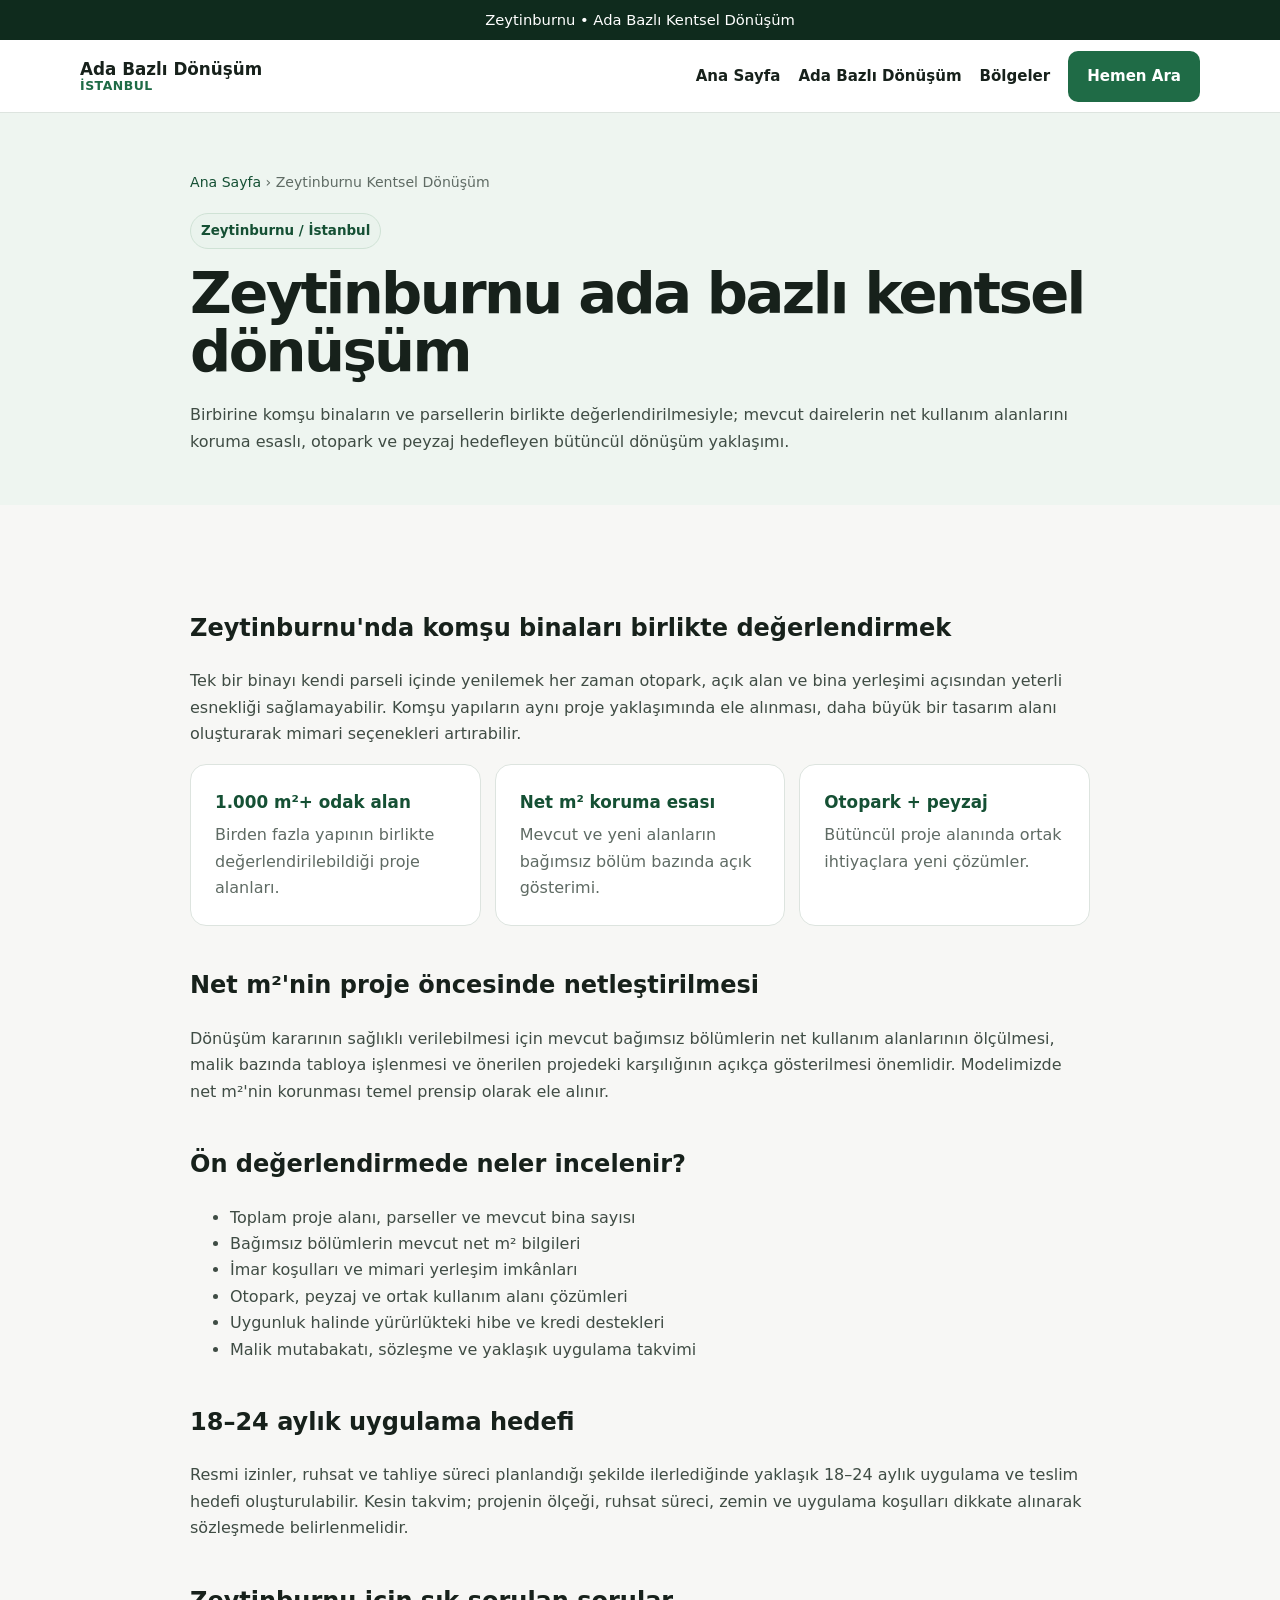
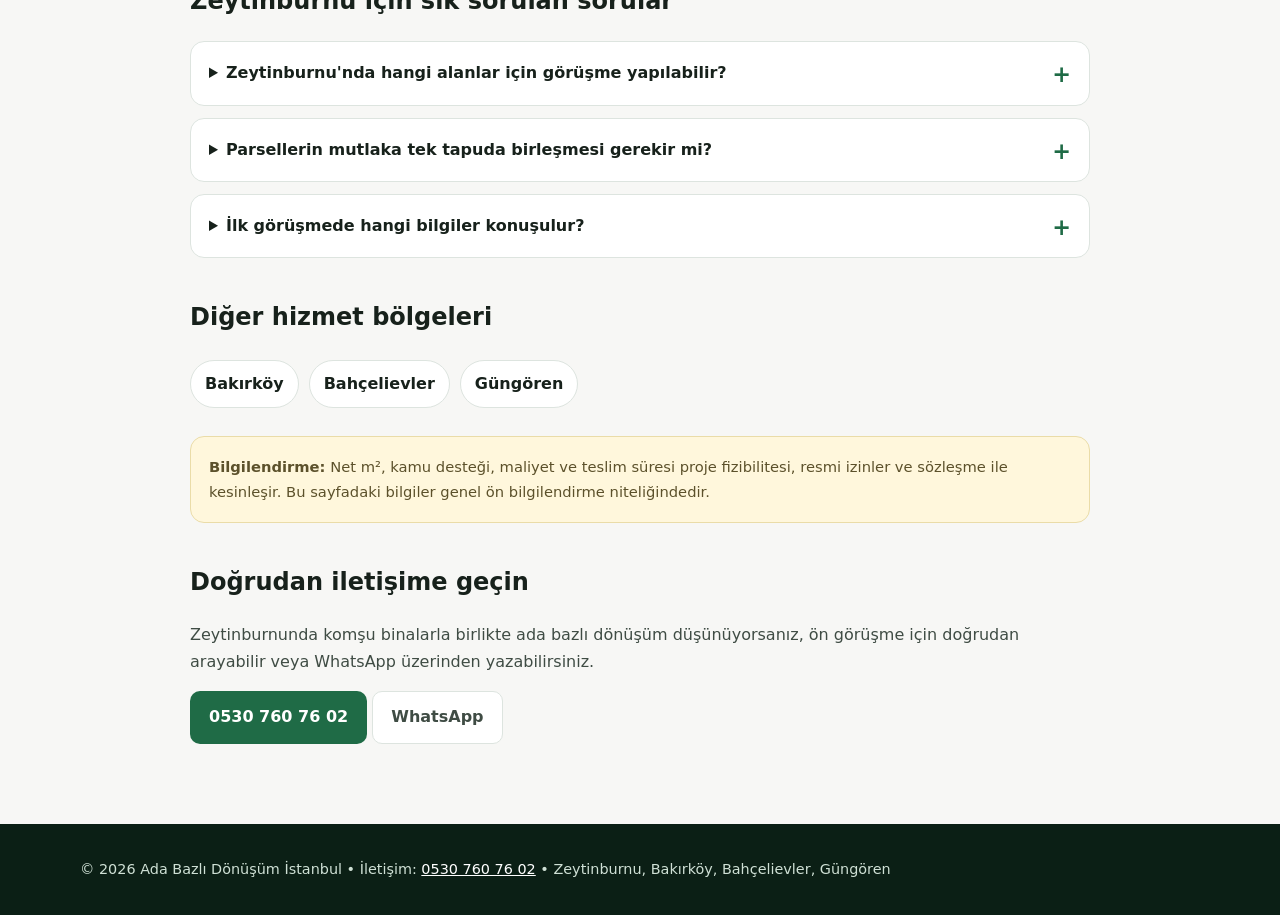
<file: zeytinburnu-kentsel-donusum.html>
<!doctype html>
<html lang="tr">
<head>
  <!-- Google tag (gtag.js) -->
  <script async src="https://www.googletagmanager.com/gtag/js?id=G-7XN7LRRGBN"></script>
  <script>
    window.dataLayer = window.dataLayer || [];
    function gtag(){dataLayer.push(arguments);}
    gtag('js', new Date());
    gtag('config', 'G-7XN7LRRGBN');
  </script>
  <meta charset="utf-8">
  <meta name="viewport" content="width=device-width, initial-scale=1">
  <title>Zeytinburnu Ada Bazlı Kentsel Dönüşüm | Net m²</title>
  <meta name="description" content="Zeytinburnu&#x27;nda 1.000 m²+ alanlarda ada bazlı kentsel dönüşüm. Net m² koruma esaslı, otopark ve peyzaj hedefli proje ön değerlendirmesi.">
  <meta name="robots" content="index,follow,max-image-preview:large,max-snippet:-1,max-video-preview:-1">
  <link rel="canonical" href="https://adabazlidonusum.com.tr/zeytinburnu-kentsel-donusum.html">
  <meta property="og:locale" content="tr_TR">
  <meta property="og:type" content="website">
  <meta property="og:title" content="Zeytinburnu Ada Bazlı Kentsel Dönüşüm | Net m²">
  <meta property="og:description" content="Zeytinburnu&#x27;nda 1.000 m²+ alanlarda ada bazlı kentsel dönüşüm. Net m² koruma esaslı, otopark ve peyzaj hedefli proje ön değerlendirmesi.">
  <meta property="og:url" content="https://adabazlidonusum.com.tr/zeytinburnu-kentsel-donusum.html">
  <meta property="og:site_name" content="Ada Bazlı Dönüşüm İstanbul">
  <meta name="twitter:card" content="summary">
  <meta name="theme-color" content="#1f6b46">
  <link rel="stylesheet" href="styles.css">
  <script type="application/ld+json">{"@context":"https://schema.org","@graph":[{"@type":"BreadcrumbList","itemListElement":[{"@type":"ListItem","position":1,"name":"Ana Sayfa","item":"https://adabazlidonusum.com.tr/"},{"@type":"ListItem","position":2,"name":"Zeytinburnu","item":"https://adabazlidonusum.com.tr/zeytinburnu-kentsel-donusum.html"}]},{"@type":"Service","name":"Zeytinburnu Ada Bazlı Kentsel Dönüşüm","serviceType":"Ada bazlı kentsel dönüşüm ön değerlendirmesi ve proje koordinasyonu","provider":{"@type":"Organization","name":"Ada Bazlı Dönüşüm İstanbul","url":"https://adabazlidonusum.com.tr/","telephone":"+905307607602"},"areaServed":{"@type":"AdministrativeArea","name":"Zeytinburnu, İstanbul"},"url":"https://adabazlidonusum.com.tr/zeytinburnu-kentsel-donusum.html"}]}</script>
</head>
<body>
  <div class="topbar">Zeytinburnu • Ada Bazlı Kentsel Dönüşüm</div>
  <header>
    <div class="container nav">
      <a class="brand" href="index.html" aria-label="Ada Bazlı Dönüşüm İstanbul ana sayfa">Ada Bazlı Dönüşüm <span>İstanbul</span></a>
      <nav class="navlinks" aria-label="Ana menü">
        <a href="index.html">Ana Sayfa</a>
        <a href="ada-bazli-kentsel-donusum.html">Ada Bazlı Dönüşüm</a>
        <a href="index.html#bolgeler">Bölgeler</a>
        <a class="btn btn-primary" href="tel:+905307607602" aria-label="0530 760 76 02 numarasını ara">Hemen Ara</a>
      </nav>
    </div>
  </header>
  <main>
    <section class="page-hero">
      <div class="container content">
        <div class="breadcrumbs"><a href="index.html">Ana Sayfa</a> › Zeytinburnu Kentsel Dönüşüm</div>
        <span class="eyebrow">Zeytinburnu / İstanbul</span>
        <h1>Zeytinburnu ada bazlı kentsel dönüşüm</h1>
        <p>Birbirine komşu binaların ve parsellerin birlikte değerlendirilmesiyle; mevcut dairelerin net kullanım alanlarını koruma esaslı, otopark ve peyzaj hedefleyen bütüncül dönüşüm yaklaşımı.</p>
      </div>
    </section>
    <section>
      <div class="container content">
        <h2>Zeytinburnu'nda komşu binaları birlikte değerlendirmek</h2>
        <p>Tek bir binayı kendi parseli içinde yenilemek her zaman otopark, açık alan ve bina yerleşimi açısından yeterli esnekliği sağlamayabilir. Komşu yapıların aynı proje yaklaşımında ele alınması, daha büyük bir tasarım alanı oluşturarak mimari seçenekleri artırabilir.</p>

        <div class="info-strip">
          <article class="card"><strong>1.000 m²+ odak alan</strong><span class="muted">Birden fazla yapının birlikte değerlendirilebildiği proje alanları.</span></article>
          <article class="card"><strong>Net m² koruma esası</strong><span class="muted">Mevcut ve yeni alanların bağımsız bölüm bazında açık gösterimi.</span></article>
          <article class="card"><strong>Otopark + peyzaj</strong><span class="muted">Bütüncül proje alanında ortak ihtiyaçlara yeni çözümler.</span></article>
        </div>

        <h2>Net m²'nin proje öncesinde netleştirilmesi</h2>
        <p>Dönüşüm kararının sağlıklı verilebilmesi için mevcut bağımsız bölümlerin net kullanım alanlarının ölçülmesi, malik bazında tabloya işlenmesi ve önerilen projedeki karşılığının açıkça gösterilmesi önemlidir. Modelimizde net m²'nin korunması temel prensip olarak ele alınır.</p>

        <h2>Ön değerlendirmede neler incelenir?</h2>
        <ul>
          <li>Toplam proje alanı, parseller ve mevcut bina sayısı</li>
          <li>Bağımsız bölümlerin mevcut net m² bilgileri</li>
          <li>İmar koşulları ve mimari yerleşim imkânları</li>
          <li>Otopark, peyzaj ve ortak kullanım alanı çözümleri</li>
          <li>Uygunluk halinde yürürlükteki hibe ve kredi destekleri</li>
          <li>Malik mutabakatı, sözleşme ve yaklaşık uygulama takvimi</li>
        </ul>

        <h2>18–24 aylık uygulama hedefi</h2>
        <p>Resmi izinler, ruhsat ve tahliye süreci planlandığı şekilde ilerlediğinde yaklaşık 18–24 aylık uygulama ve teslim hedefi oluşturulabilir. Kesin takvim; projenin ölçeği, ruhsat süreci, zemin ve uygulama koşulları dikkate alınarak sözleşmede belirlenmelidir.</p>

        <h2>Zeytinburnu için sık sorulan sorular</h2>
        <div class="faq"><details><summary>Zeytinburnu'nda hangi alanlar için görüşme yapılabilir?</summary><p>Birbirine komşu birden fazla binanın birlikte hareket edebildiği ve toplam proje alanının yaklaşık 1.000 m² veya üzerine çıkabildiği alanlar ön değerlendirme için uygundur.</p></details><details><summary>Parsellerin mutlaka tek tapuda birleşmesi gerekir mi?</summary><p>Uygulama biçimi imar, mülkiyet ve proje modeline göre değişebilir. İlk aşamada parsellerin ve malik yapısının birlikte değerlendirilebilir olup olmadığı incelenir.</p></details><details><summary>İlk görüşmede hangi bilgiler konuşulur?</summary><p>Toplam arsa alanı, bina sayısı, yaklaşık bağımsız bölüm sayısı, mevcut net m²'ler, imar koşulları, otopark-peyzaj imkânı ve finansman modeli ele alınır.</p></details></div>

        <h2>Diğer hizmet bölgeleri</h2>
        <div class="inline-links"><a class="pill" href="bakirkoy-kentsel-donusum.html">Bakırköy</a> <a class="pill" href="bahcelievler-kentsel-donusum.html">Bahçelievler</a> <a class="pill" href="gungoren-kentsel-donusum.html">Güngören</a></div>

        <div class="notice" style="margin-top:28px"><strong>Bilgilendirme:</strong> Net m², kamu desteği, maliyet ve teslim süresi proje fizibilitesi, resmi izinler ve sözleşme ile kesinleşir. Bu sayfadaki bilgiler genel ön bilgilendirme niteliğindedir.</div>

        <h2>Doğrudan iletişime geçin</h2>
        <p>Zeytinburnunda komşu binalarla birlikte ada bazlı dönüşüm düşünüyorsanız, ön görüşme için doğrudan arayabilir veya WhatsApp üzerinden yazabilirsiniz.</p>
        <p><a class="btn btn-primary" href="tel:+905307607602">0530 760 76 02</a> <a class="btn btn-secondary" href="https://wa.me/905307607602?text=Merhaba%2C%20ada%20bazl%C4%B1%20kentsel%20d%C3%B6n%C3%BC%C5%9F%C3%BCm%20hakk%C4%B1nda%20bilgi%20almak%20istiyorum." rel="noopener noreferrer">WhatsApp</a></p>
      </div>
    </section>
  </main>
  <footer><div class="container">© 2026 Ada Bazlı Dönüşüm İstanbul • İletişim: <a href="tel:+905307607602">0530 760 76 02</a> • Zeytinburnu, Bakırköy, Bahçelievler, Güngören</div></footer>
  <script src="script.js"></script>
</body>
</html>
</file>
<file: styles.css>
:root{
  --bg:#f7f7f5;
  --card:#ffffff;
  --text:#17211b;
  --muted:#5f6b64;
  --accent:#1f6b46;
  --accent-dark:#155034;
  --line:#dde4df;
  --soft:#eaf3ed;
  --warn:#fff7dc;
}
*{box-sizing:border-box}
html{scroll-behavior:smooth}
body{margin:0;font-family:Inter,system-ui,-apple-system,BlinkMacSystemFont,"Segoe UI",sans-serif;color:var(--text);background:var(--bg);line-height:1.65}
a{color:inherit}
.container{width:min(1120px,calc(100% - 32px));margin:auto}
.topbar{background:#0f2b1d;color:#fff;font-size:.92rem;padding:8px 0;text-align:center}
header{position:sticky;top:0;background:rgba(255,255,255,.96);backdrop-filter:blur(10px);border-bottom:1px solid var(--line);z-index:10}
.nav{display:flex;align-items:center;justify-content:space-between;gap:22px;min-height:72px}
.brand{text-decoration:none;font-weight:800;font-size:1.05rem;line-height:1.2}
.brand span{display:block;color:var(--accent);font-size:.78rem;font-weight:700;letter-spacing:.04em;text-transform:uppercase}
.navlinks{display:flex;gap:18px;align-items:center;flex-wrap:wrap}
.navlinks a{text-decoration:none;font-weight:650;font-size:.94rem}
.btn{display:inline-flex;align-items:center;justify-content:center;gap:8px;padding:12px 18px;border-radius:10px;text-decoration:none;font-weight:800;border:1px solid transparent;cursor:pointer}
.btn-primary{background:var(--accent);color:#fff}.btn-primary:hover{background:var(--accent-dark)}
.btn-secondary{background:#fff;border-color:var(--line)}
.hero{padding:82px 0 58px;background:linear-gradient(180deg,#eef5f0 0%,var(--bg) 100%)}
.eyebrow{display:inline-block;background:var(--soft);color:var(--accent-dark);border:1px solid #cfe2d5;padding:6px 10px;border-radius:999px;font-weight:800;font-size:.84rem;margin-bottom:16px}
.hero-grid{display:grid;grid-template-columns:1.2fr .8fr;gap:34px;align-items:center}
h1{font-size:clamp(2.35rem,6vw,4.6rem);line-height:1.02;letter-spacing:-.045em;margin:0 0 20px}
.hero p{font-size:1.16rem;color:var(--muted);max-width:760px}
.hero-actions{display:flex;gap:12px;flex-wrap:wrap;margin-top:26px}
.hero-card{background:var(--card);padding:28px;border-radius:20px;border:1px solid var(--line);box-shadow:0 18px 50px rgba(27,50,36,.08)}
.hero-card h2{margin-top:0;font-size:1.35rem}
.hero-card ul{padding-left:20px;margin-bottom:0}
.stats{display:grid;grid-template-columns:repeat(4,1fr);gap:14px;margin-top:34px}
.stat{background:#fff;border:1px solid var(--line);border-radius:14px;padding:18px}
.stat strong{display:block;font-size:1.35rem;color:var(--accent-dark)}
section{padding:64px 0}
.section-head{max-width:780px;margin-bottom:30px}
.section-head h2{font-size:clamp(1.8rem,4vw,2.7rem);line-height:1.12;margin:0 0 12px;letter-spacing:-.025em}
.section-head p{color:var(--muted);margin:0}
.grid-3{display:grid;grid-template-columns:repeat(3,1fr);gap:18px}
.grid-2{display:grid;grid-template-columns:repeat(2,1fr);gap:18px}
.card{background:var(--card);border:1px solid var(--line);border-radius:16px;padding:24px}
.card h3{margin-top:0}.card p{color:var(--muted);margin-bottom:0}
.card-link{text-decoration:none;display:block;height:100%;transition:transform .15s ease,box-shadow .15s ease}
.card-link:hover{transform:translateY(-2px);box-shadow:0 12px 30px rgba(27,50,36,.08)}
.process{counter-reset:step;display:grid;grid-template-columns:repeat(5,1fr);gap:14px}
.step{background:#fff;border:1px solid var(--line);border-radius:14px;padding:18px;position:relative}
.step:before{counter-increment:step;content:counter(step);display:grid;place-items:center;width:34px;height:34px;border-radius:50%;background:var(--accent);color:#fff;font-weight:800;margin-bottom:12px}
.compare{display:grid;grid-template-columns:1fr 1fr;gap:18px}
.compare .card:first-child{background:#f4f2ee}.compare .card:last-child{background:#eef6f1}
.checks{list-style:none;padding:0;margin:0}.checks li{padding:8px 0 8px 28px;position:relative}.checks li:before{content:"✓";position:absolute;left:0;color:var(--accent);font-weight:900}
.locations{display:flex;gap:10px;flex-wrap:wrap}.pill{background:#fff;border:1px solid var(--line);padding:10px 14px;border-radius:999px;text-decoration:none;font-weight:750}
.notice{background:var(--warn);border:1px solid #eadca8;border-radius:14px;padding:18px;font-size:.92rem;color:#5c512b}
.contact{background:#102a1c;color:#fff}.contact p{color:#d8e5dc}.contact-grid{display:grid;grid-template-columns:1fr auto;gap:22px;align-items:center}.contact .btn-secondary{color:var(--text)}
footer{background:#0b1f15;color:#cfe0d5;padding:34px 0;font-size:.9rem}
footer a{color:#fff}
.page-hero{padding:58px 0 34px;background:#eef5f0}.page-hero h1{font-size:clamp(2rem,5vw,3.6rem)}
.content{max-width:900px}.content h2{margin-top:40px}.content h3{margin-top:28px}.content p,.content li{color:#3f4c44}
.breadcrumbs{font-size:.88rem;color:var(--muted);margin-bottom:18px}
.breadcrumbs a{text-decoration:none;color:var(--accent-dark)}
.faq{display:grid;gap:12px}
.faq details{background:#fff;border:1px solid var(--line);border-radius:14px;padding:0 18px}
.faq summary{cursor:pointer;font-weight:800;padding:18px 34px 18px 0;position:relative}
.faq summary::after{content:"+";position:absolute;right:0;top:14px;font-size:1.4rem;color:var(--accent)}
.faq details[open] summary::after{content:"–"}
.faq details p{margin:0 0 18px;color:var(--muted)}
.info-strip{display:grid;grid-template-columns:repeat(3,1fr);gap:14px}
.info-strip .card strong{display:block;color:var(--accent-dark);font-size:1.05rem;margin-bottom:6px}
.table-wrap{overflow-x:auto;border:1px solid var(--line);border-radius:16px;background:#fff}
table{width:100%;border-collapse:collapse;min-width:620px}
th,td{text-align:left;padding:16px;border-bottom:1px solid var(--line);vertical-align:top}
th{background:#eef5f0}
tr:last-child td{border-bottom:0}
.inline-links{display:flex;gap:10px;flex-wrap:wrap;margin-top:22px}
.muted{color:var(--muted)}
.small{font-size:.9rem}
@media(max-width:900px){.hero-grid,.compare,.contact-grid,.grid-2{grid-template-columns:1fr}.stats{grid-template-columns:1fr 1fr}.grid-3,.info-strip{grid-template-columns:1fr}.process{grid-template-columns:1fr 1fr}.navlinks a:not(.btn){display:none}}
@media(max-width:560px){.stats,.process{grid-template-columns:1fr}.hero{padding-top:54px}.nav{min-height:64px}.btn{width:100%}.nav .btn{width:auto;padding:10px 12px}.hero-actions{display:grid}.contact-grid .btn{width:100%}}
</file>
